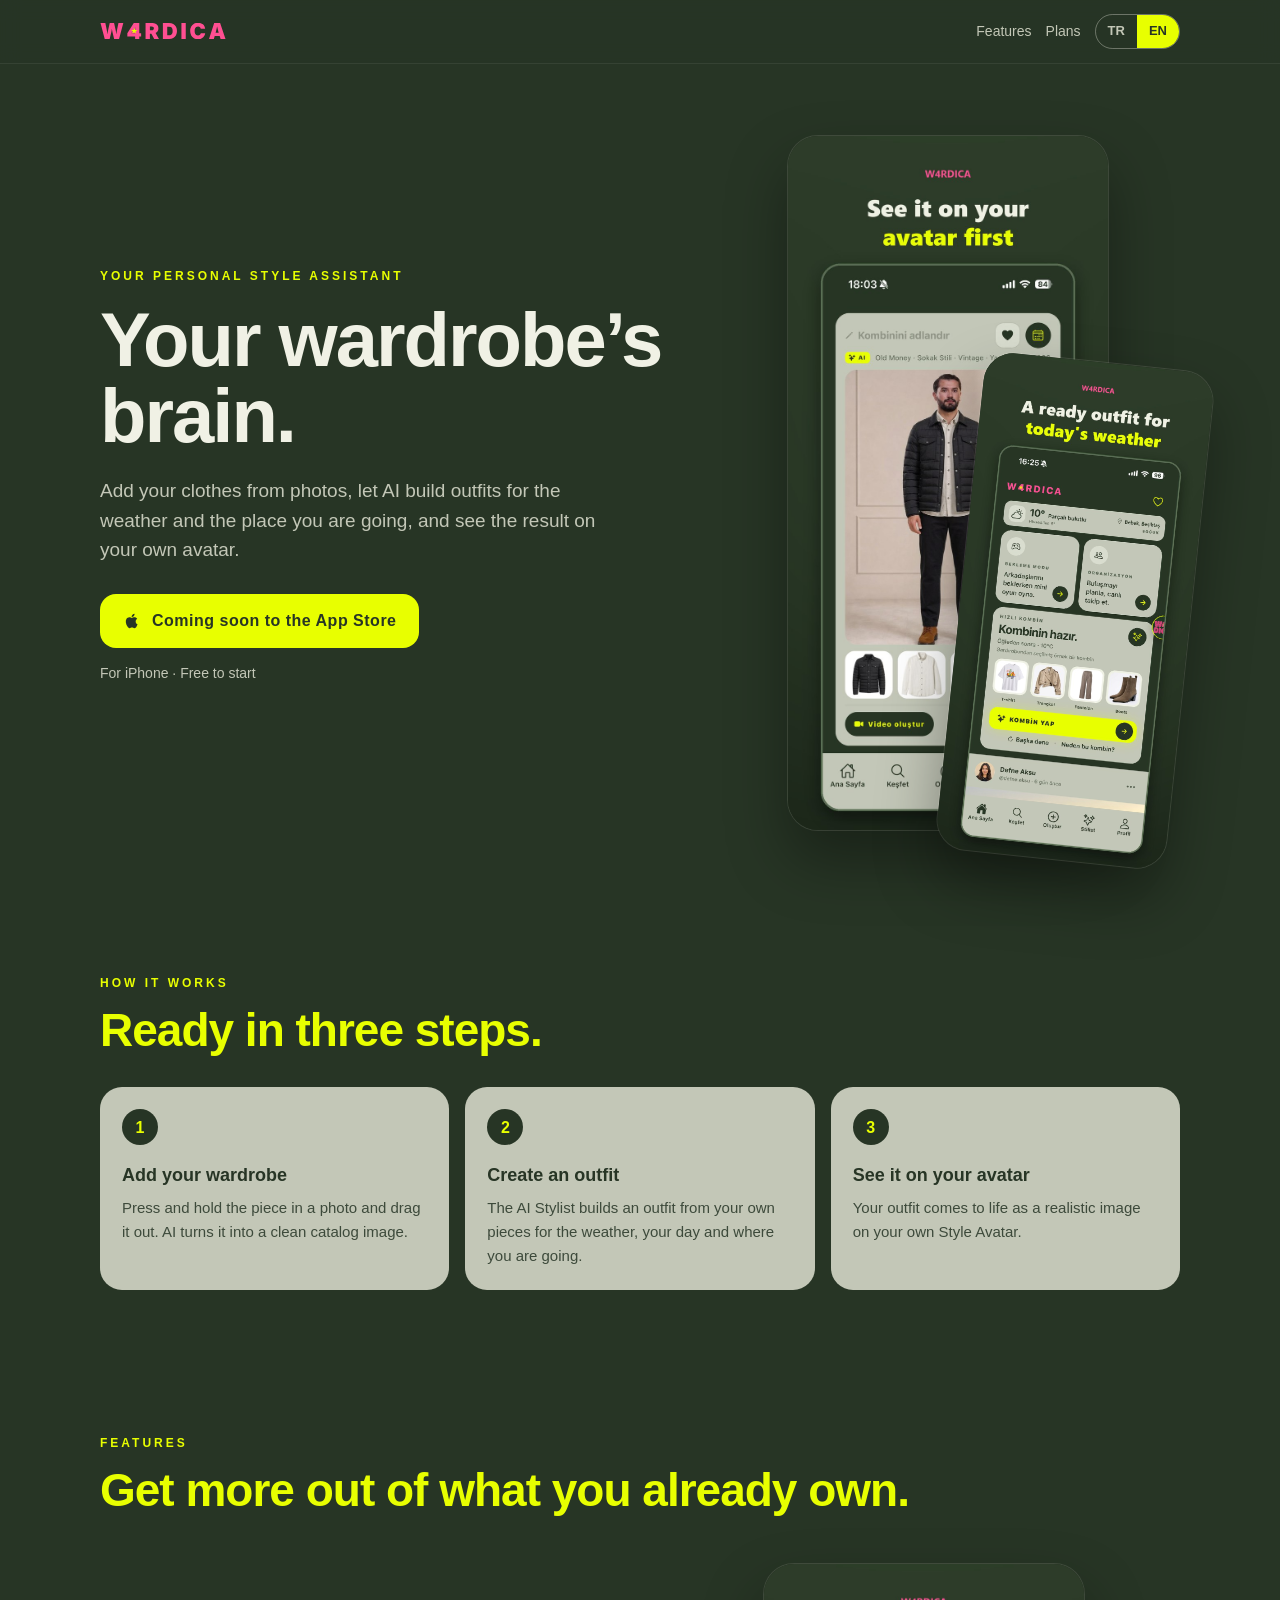
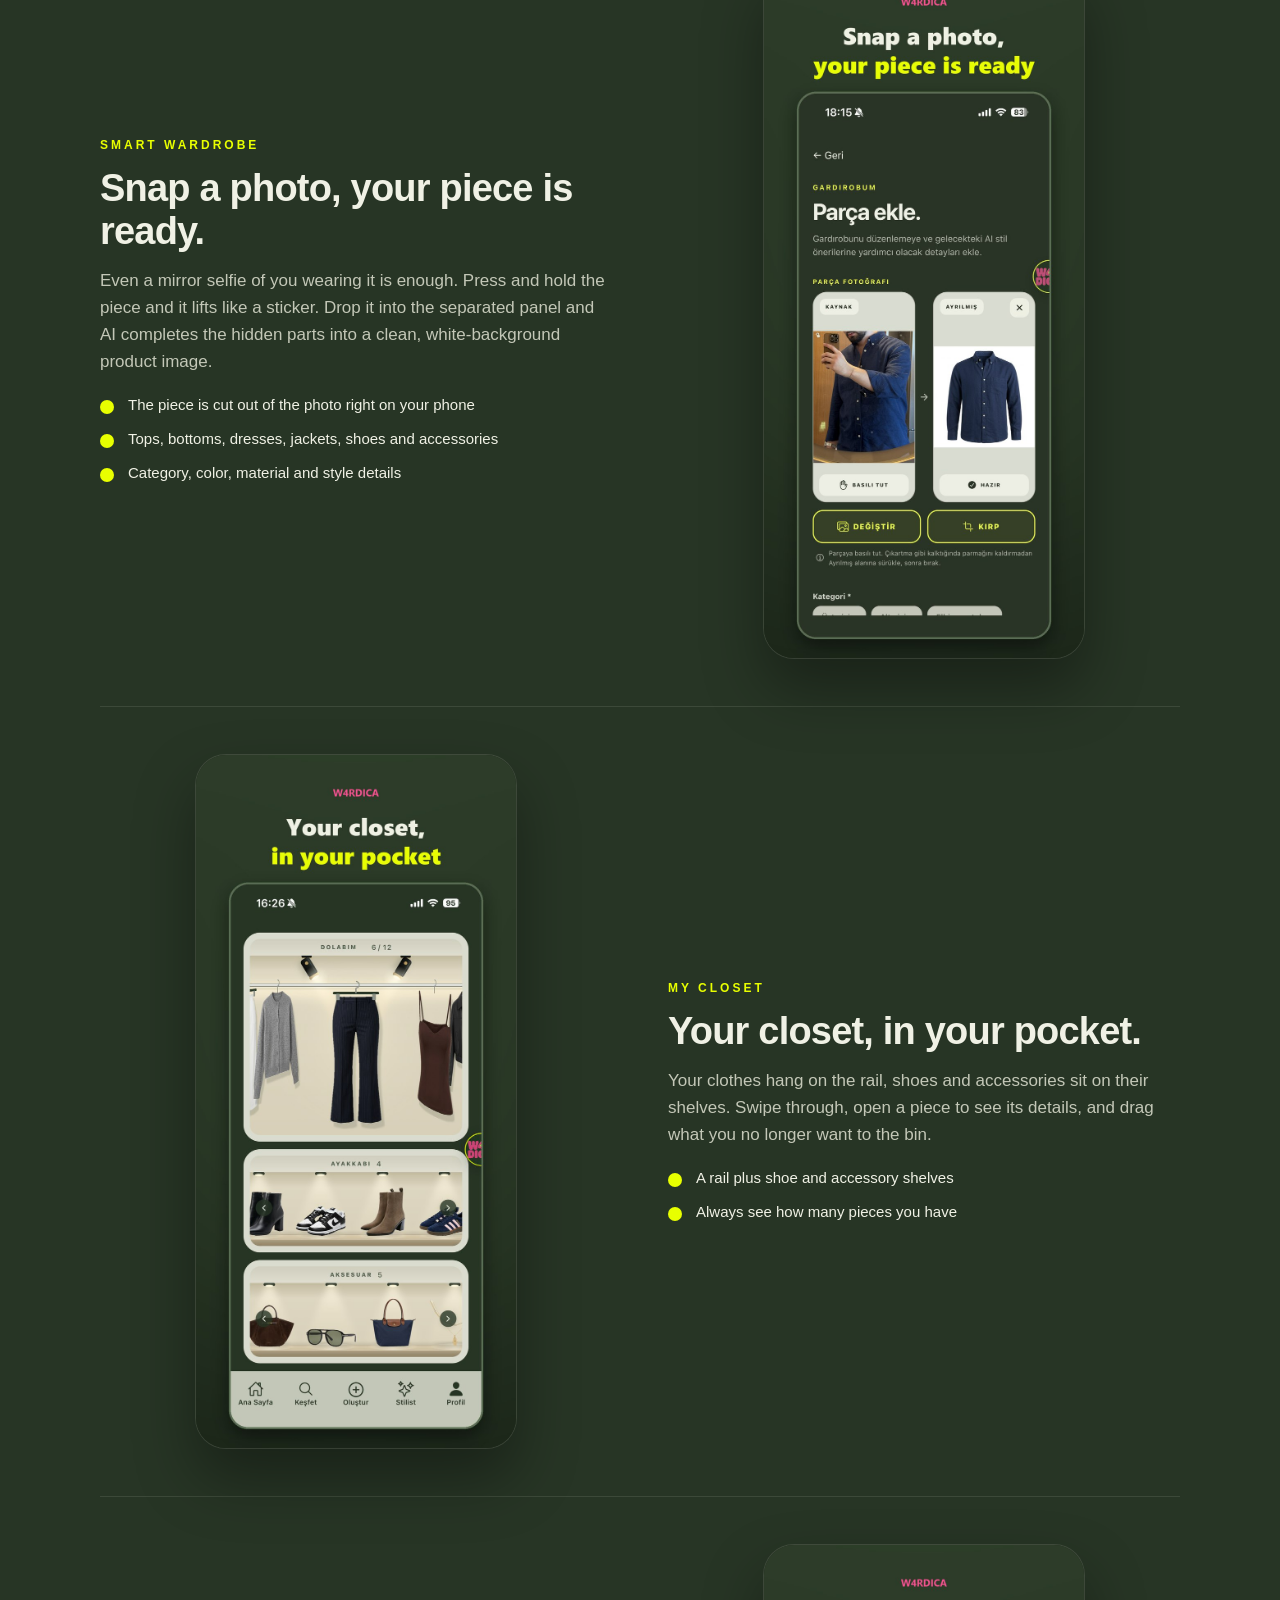
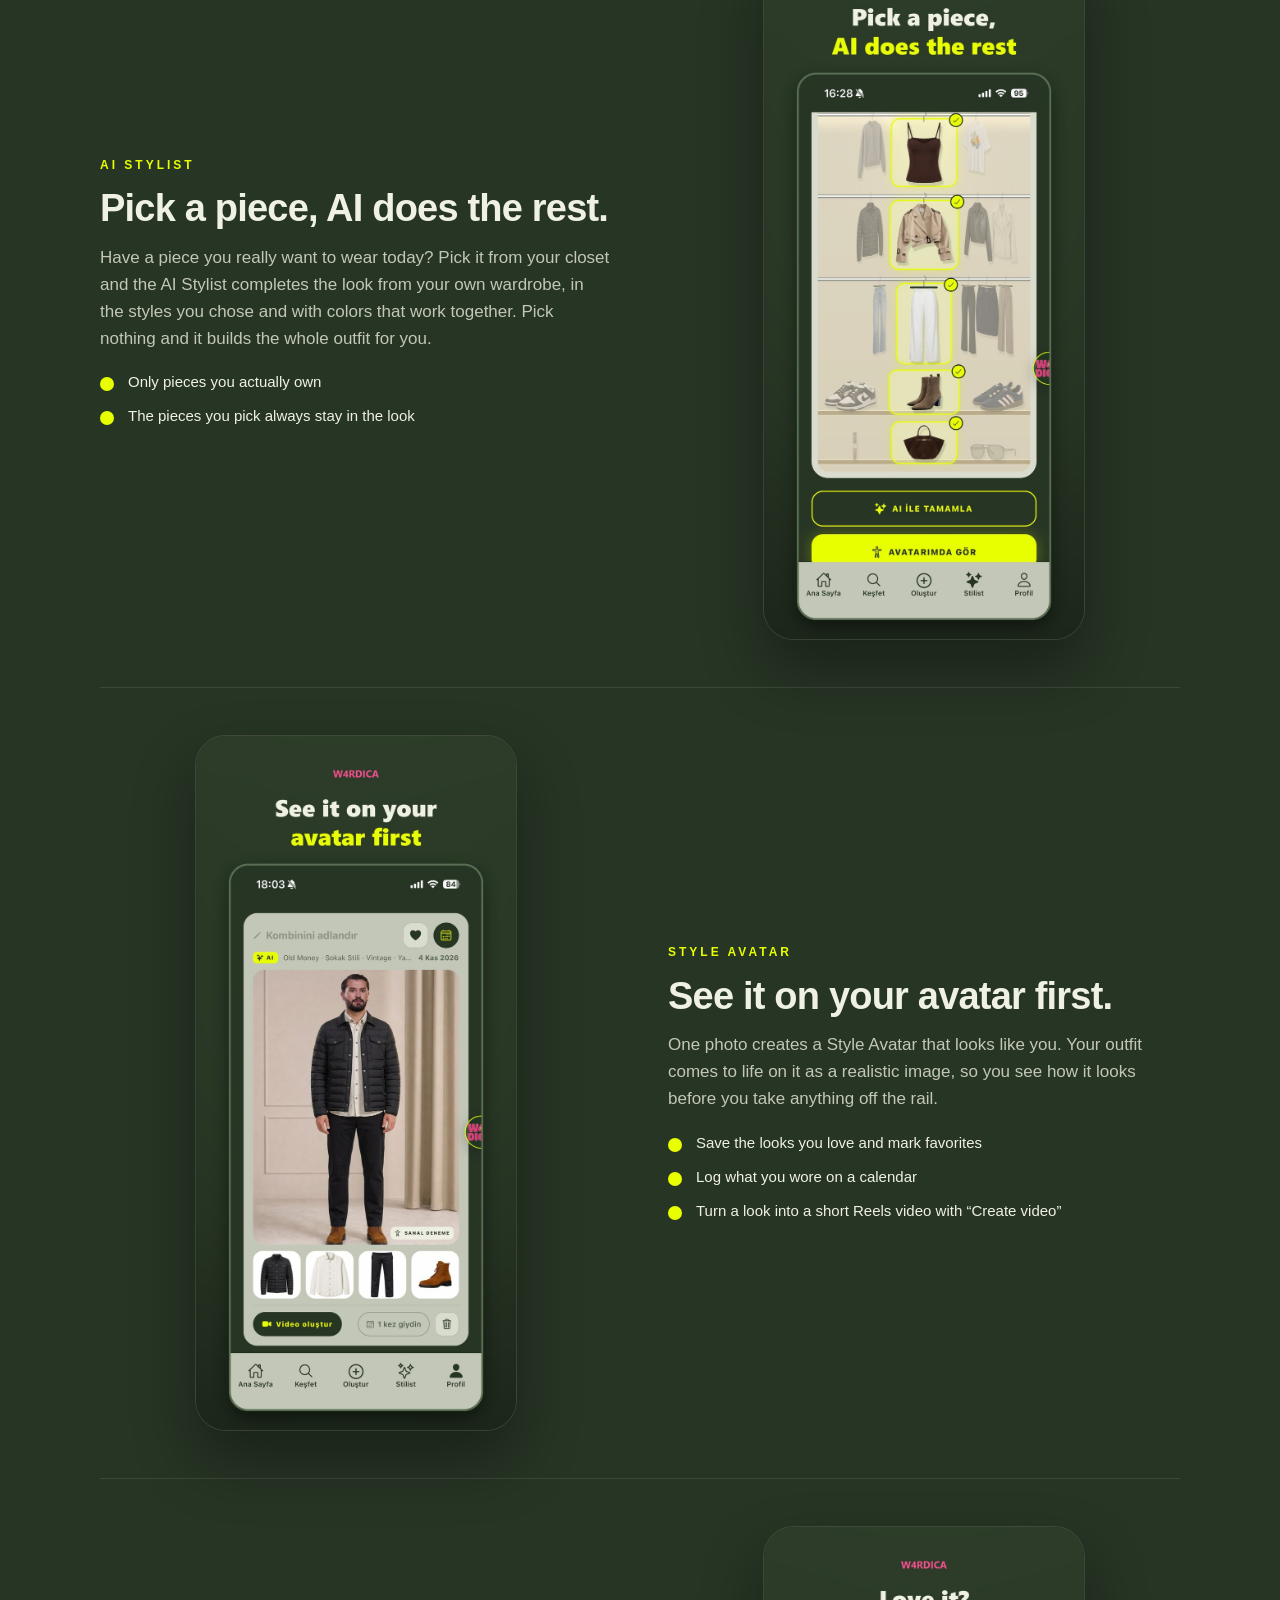
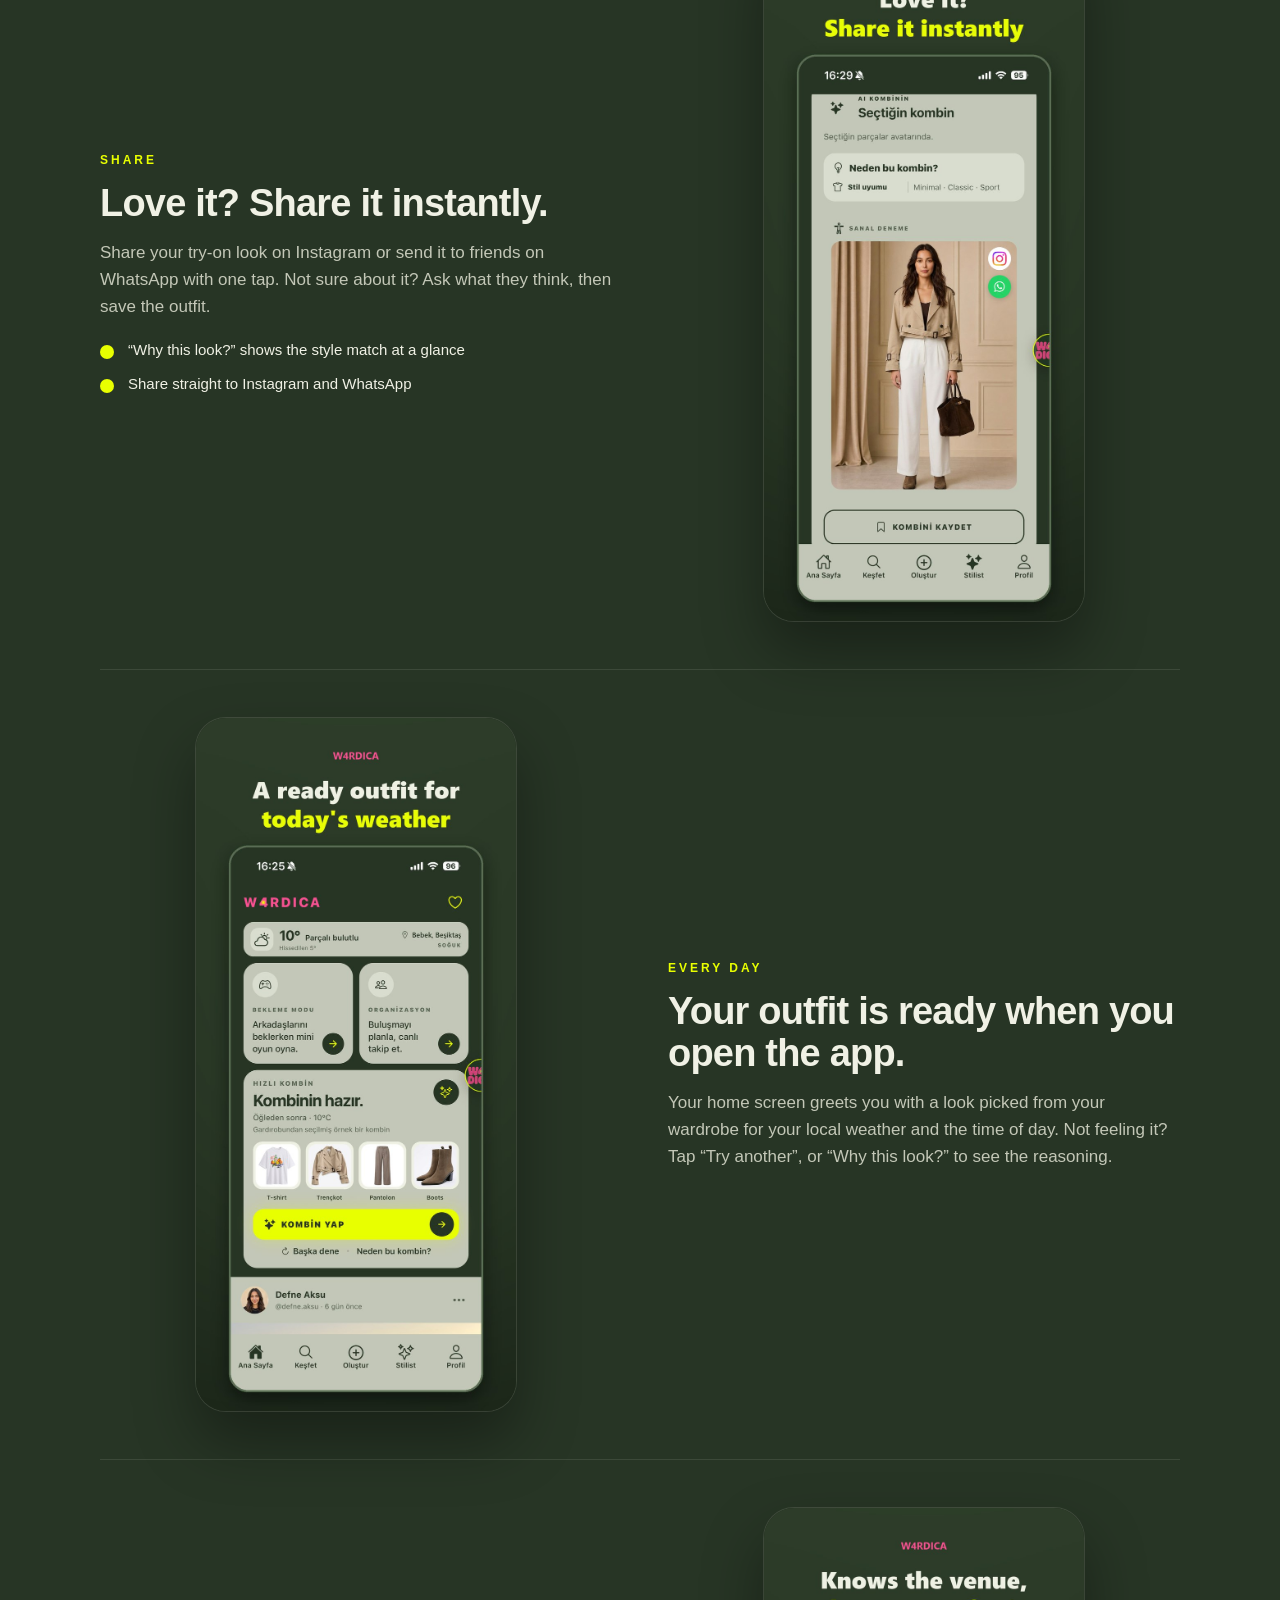
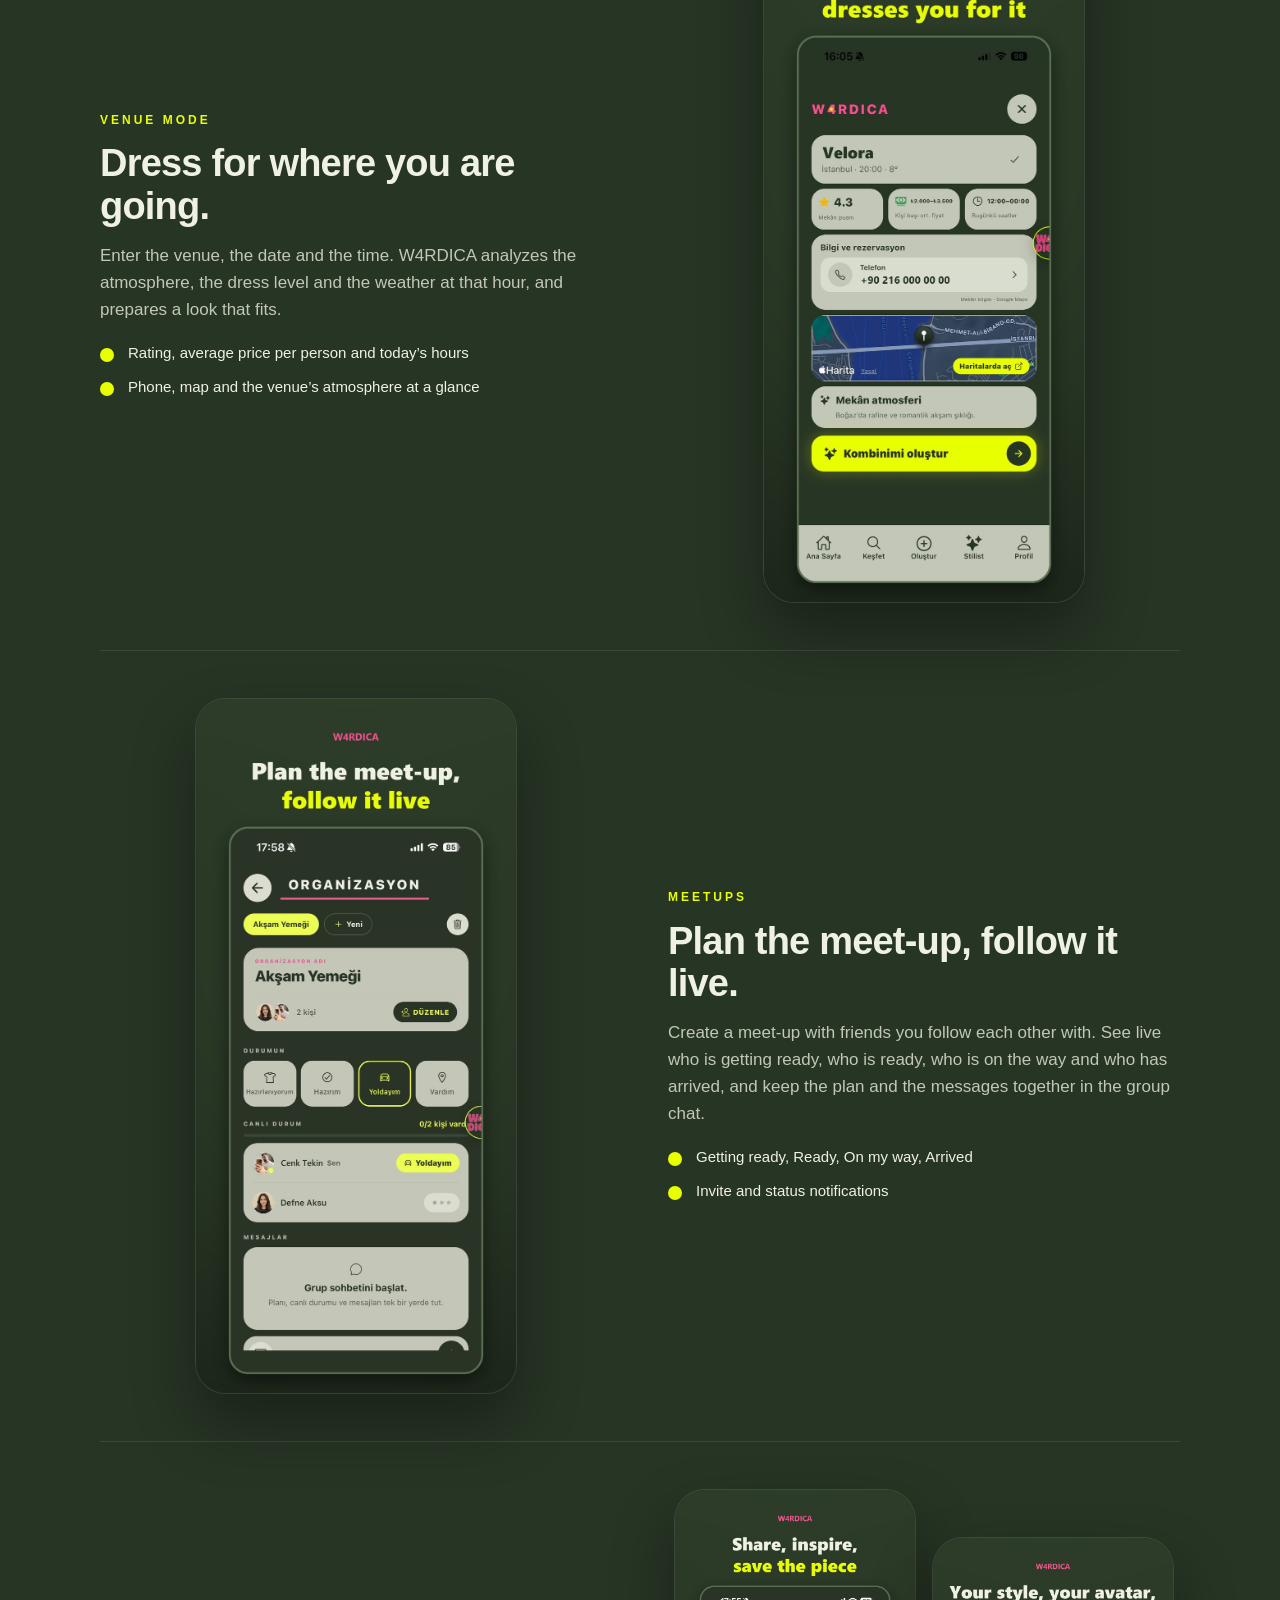
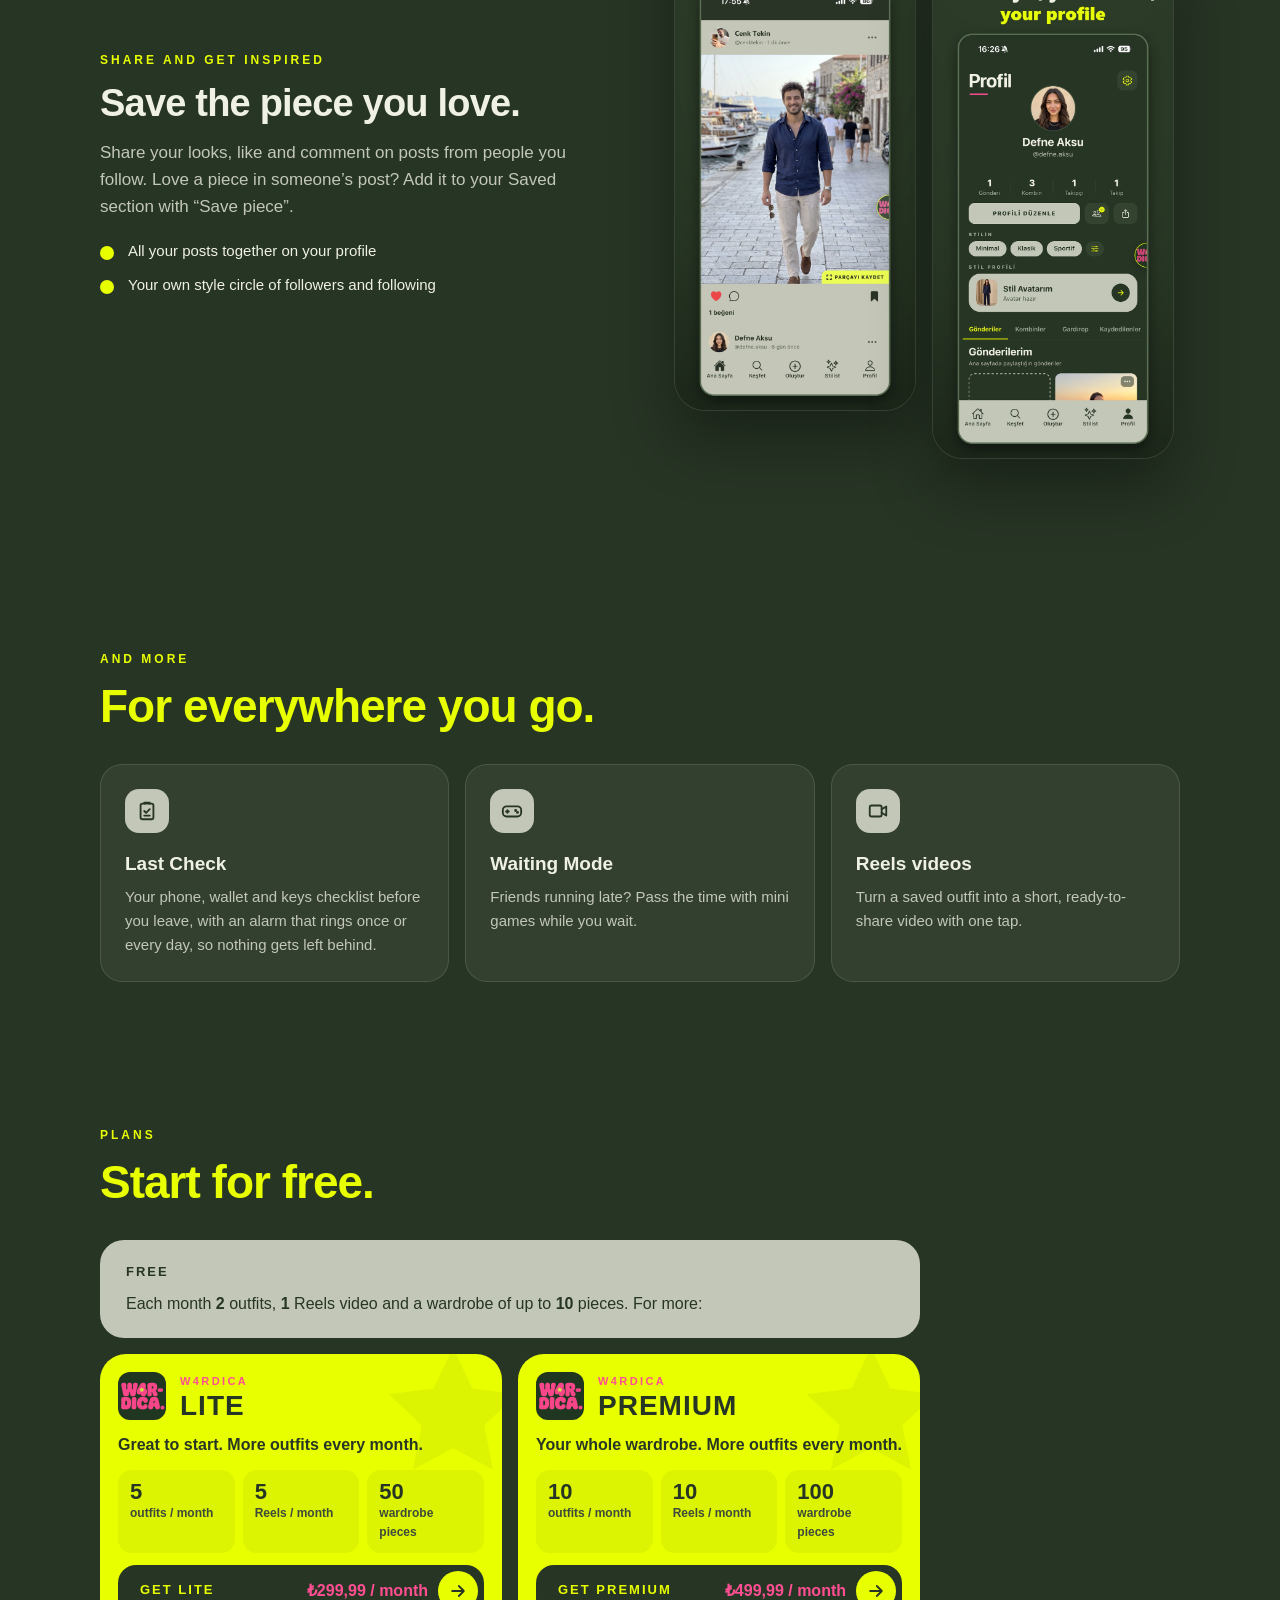
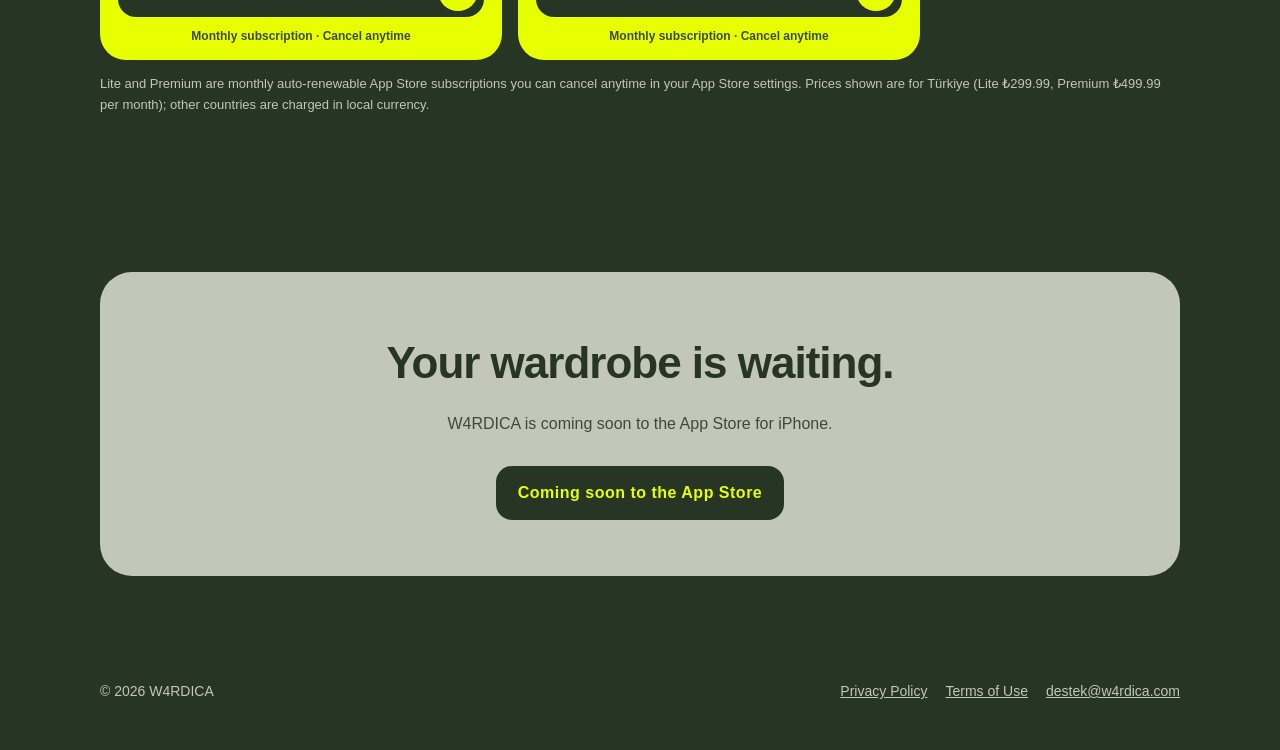
<file: index.html>
<!doctype html>
<html lang="tr" data-lang="tr">
  <head>
    <meta charset="utf-8" />
    <meta name="viewport" content="width=device-width, initial-scale=1" />
    <title>W4RDICA — Gardırobunun beyni</title>
    <meta
      name="description"
      content="W4RDICA: kıyafetlerini fotoğraftan ekle, yapay zekâ havaya ve gideceğin mekâna uygun kombinler hazırlasın, kombinini kendi avatarında gör."
    />
    <meta property="og:title" content="W4RDICA — Gardırobunun beyni" />
    <meta
      property="og:description"
      content="Gardırobunu dijitalleştir, yapay zekâ ile kombin oluştur, avatarında dene."
    />
    <meta property="og:type" content="website" />
    <meta property="og:url" content="https://w4rdica.com/" />
    <meta property="og:image" content="https://w4rdica.com/images/store/tr-01-outfit-avatar.jpg" />
    <meta name="theme-color" content="#273525" />
    <link rel="icon" href="/favicon.ico" sizes="48x48" />
    <link rel="icon" type="image/png" sizes="96x96" href="/images/icons/icon-96.png" />
    <link rel="icon" type="image/png" sizes="192x192" href="/images/icons/icon-192.png" />
    <link rel="apple-touch-icon" href="/apple-touch-icon.png" />
    <link rel="stylesheet" href="style.css?v=20261102" />
    <link rel="stylesheet" href="home.css?v=20261107" />
  </head>
  <body>
    <header class="site-header">
      <div class="inner">
        <a class="brand" href="./" aria-label="W4RDICA"><img class="brand-logo" src="images/w4rdica-wordmark.svg?v=20261102" alt="W4RDICA" width="118" height="15" /></a>
        <div class="header-actions">
          <a class="hide-mobile" href="#features">
            <span lang="tr">Özellikler</span><span lang="en">Features</span>
          </a>
          <a class="hide-mobile" href="#plans">
            <span lang="tr">Planlar</span><span lang="en">Plans</span>
          </a>
          <div class="lang-toggle" role="group" aria-label="Language">
            <button type="button" data-set-lang="tr" aria-pressed="true">TR</button>
            <button type="button" data-set-lang="en" aria-pressed="false">EN</button>
          </div>
        </div>
      </div>
    </header>

    <main>
      <!-- ================= HERO ================= -->
      <section class="section">
        <div class="hero-grid">
          <div>
            <div class="eyebrow">
              <span lang="tr">Kişisel stil asistanın</span>
              <span lang="en">Your personal style assistant</span>
            </div>

            <h1 class="hero-title">
              <span lang="tr">Gardırobunun beyni.</span>
              <span lang="en">Your wardrobe’s brain.</span>
            </h1>

            <p class="hero-lead" lang="tr">
              Kıyafetlerini fotoğraftan ekle, yapay zekâ havaya ve gideceğin
              mekâna uygun kombinler hazırlasın, sonucu kendi avatarında gör.
            </p>
            <p class="hero-lead" lang="en">
              Add your clothes from photos, let AI build outfits for the
              weather and the place you are going, and see the result on your
              own avatar.
            </p>

            <div class="coming-soon">
              <svg viewBox="0 0 24 24" fill="currentColor" aria-hidden="true">
                <path d="M16.37 12.5c-.02-2.2 1.8-3.26 1.88-3.31-1.03-1.5-2.62-1.7-3.18-1.73-1.35-.14-2.64.8-3.33.8-.69 0-1.74-.78-2.87-.76-1.47.02-2.83.86-3.59 2.17-1.54 2.66-.39 6.6 1.1 8.76.73 1.06 1.6 2.24 2.74 2.2 1.1-.05 1.52-.71 2.85-.71 1.33 0 1.7.71 2.87.69 1.18-.02 1.93-1.08 2.65-2.14.84-1.22 1.18-2.41 1.2-2.47-.03-.01-2.3-.88-2.32-3.5ZM14.2 6.03c.6-.73 1.01-1.75.9-2.77-.87.04-1.92.58-2.54 1.31-.56.64-1.05 1.68-.92 2.68.97.07 1.96-.49 2.56-1.22Z" />
              </svg>
              <span lang="tr">Yakında App Store’da</span>
              <span lang="en">Coming soon to the App Store</span>
            </div>

            <p class="hero-note" lang="tr">iPhone için · Ücretsiz başla</p>
            <p class="hero-note" lang="en">For iPhone · Free to start</p>
          </div>

          <div class="hero-phones">
            <div class="shot">
              <img lang="tr" src="images/store/tr-01-outfit-avatar.jpg?v=20261107" alt="W4RDICA: kombin, kendi Stil Avatarın üzerinde" width="780" height="1691" loading="eager" decoding="async" />
              <img lang="en" src="images/store/en-01-outfit-avatar.jpg?v=20261107" alt="W4RDICA: an outfit on your own Style Avatar" width="780" height="1691" loading="eager" decoding="async" />
            </div>
            <div class="shot">
              <img lang="tr" src="images/store/tr-09-home.jpg?v=20261107" alt="W4RDICA ana sayfa: havaya göre günün hazır kombini" width="780" height="1691" loading="lazy" decoding="async" />
              <img lang="en" src="images/store/en-09-home.jpg?v=20261107" alt="W4RDICA home: today's ready outfit for the weather" width="780" height="1691" loading="lazy" decoding="async" />
            </div>
          </div>
        </div>
      </section>

      <!-- ================= HOW IT WORKS ================= -->
      <section class="section">
        <div class="eyebrow">
          <span lang="tr">Nasıl çalışır?</span>
          <span lang="en">How it works</span>
        </div>
        <h2 class="section-title">
          <span lang="tr">Üç adımda hazırsın.</span>
          <span lang="en">Ready in three steps.</span>
        </h2>

        <div class="steps">
          <div class="step">
            <div class="step-number">1</div>
            <h3>
              <span lang="tr">Gardırobunu ekle</span>
              <span lang="en">Add your wardrobe</span>
            </h3>
            <p lang="tr">Fotoğraftaki parçaya basılı tut ve sürükle. Yapay zekâ onu temiz bir katalog görseline dönüştürür.</p>
            <p lang="en">Press and hold the piece in a photo and drag it out. AI turns it into a clean catalog image.</p>
          </div>
          <div class="step">
            <div class="step-number">2</div>
            <h3>
              <span lang="tr">Kombinini oluştur</span>
              <span lang="en">Create an outfit</span>
            </h3>
            <p lang="tr">AI Stilist, gardırobundaki parçalardan havaya, gününe ve gideceğin mekâna uygun bir kombin hazırlar.</p>
            <p lang="en">The AI Stylist builds an outfit from your own pieces for the weather, your day and where you are going.</p>
          </div>
          <div class="step">
            <div class="step-number">3</div>
            <h3>
              <span lang="tr">Avatarında gör</span>
              <span lang="en">See it on your avatar</span>
            </h3>
            <p lang="tr">Kombinin, kendi Stil Avatarın üzerinde gerçekçi bir görselle canlanır.</p>
            <p lang="en">Your outfit comes to life as a realistic image on your own Style Avatar.</p>
          </div>
        </div>
      </section>

      <!-- ================= FEATURES ================= -->
      <section class="section" id="features">
        <div class="eyebrow">
          <span lang="tr">Özellikler</span>
          <span lang="en">Features</span>
        </div>
        <h2 class="section-title">
          <span lang="tr">Dolabındakiler, hiç olmadığı kadar işe yarar.</span>
          <span lang="en">Get more out of what you already own.</span>
        </h2>

        <!-- Smart wardrobe: add item -->
        <div class="feature">
          <div>
            <div class="eyebrow">
              <span lang="tr">Akıllı gardırop</span>
              <span lang="en">Smart wardrobe</span>
            </div>
            <h3>
              <span lang="tr">Fotoğrafını çek, parçan hazır.</span>
              <span lang="en">Snap a photo, your piece is ready.</span>
            </h3>
            <p lang="tr">Kıyafetin üzerindeyken çektiğin bir ayna fotoğrafı bile yeterli. Parçaya basılı tut; çıkartma gibi kalkar. Ayrılmış alanına bırak, yapay zekâ görünmeyen kısımları tamamlayıp beyaz zeminli, düzgün bir ürün görseli hazırlasın.</p>
            <p lang="en">Even a mirror selfie of you wearing it is enough. Press and hold the piece and it lifts like a sticker. Drop it into the separated panel and AI completes the hidden parts into a clean, white-background product image.</p>
            <ul lang="tr">
              <li>Parçayı fotoğraftan ayırma doğrudan telefonunda yapılır</li>
              <li>Üst, alt, elbise, ceket, ayakkabı ve aksesuar</li>
              <li>Kategori, renk, malzeme ve stil bilgileri</li>
            </ul>
            <ul lang="en">
              <li>The piece is cut out of the photo right on your phone</li>
              <li>Tops, bottoms, dresses, jackets, shoes and accessories</li>
              <li>Category, color, material and style details</li>
            </ul>
          </div>
          <div class="feature-media">
            <div class="shot">
              <img lang="tr" src="images/store/tr-04-add-item.jpg?v=20261107" alt="Parça ekle: ayna fotoğrafından ayrılmış gömlek" width="780" height="1691" loading="lazy" decoding="async" />
              <img lang="en" src="images/store/en-04-add-item.jpg?v=20261107" alt="Add a piece: a shirt cut out of a mirror selfie" width="780" height="1691" loading="lazy" decoding="async" />
            </div>
          </div>
        </div>

        <!-- Closet rails -->
        <div class="feature reverse">
          <div>
            <div class="eyebrow">
              <span lang="tr">Dolabım</span>
              <span lang="en">My closet</span>
            </div>
            <h3>
              <span lang="tr">Dolabın, cebinde.</span>
              <span lang="en">Your closet, in your pocket.</span>
            </h3>
            <p lang="tr">Kıyafetlerin askıda, ayakkabıların ve aksesuarların rafta. Kaydırarak gez, parçayı açıp detaylarına bak; artık istemediğini çöpe sürükle.</p>
            <p lang="en">Your clothes hang on the rail, shoes and accessories sit on their shelves. Swipe through, open a piece to see its details, and drag what you no longer want to the bin.</p>
            <ul lang="tr">
              <li>Askı, ayakkabı ve aksesuar rafları</li>
              <li>Kaç parçan olduğunu her an gör</li>
            </ul>
            <ul lang="en">
              <li>A rail plus shoe and accessory shelves</li>
              <li>Always see how many pieces you have</li>
            </ul>
          </div>
          <div class="feature-media">
            <div class="shot">
              <img lang="tr" src="images/store/tr-05-wardrobe.jpg?v=20261107" alt="Dolabım: askıda kıyafetler, ayakkabı ve aksesuar rafları" width="780" height="1691" loading="lazy" decoding="async" />
              <img lang="en" src="images/store/en-05-wardrobe.jpg?v=20261107" alt="My closet: clothes on the rail, shoe and accessory shelves" width="780" height="1691" loading="lazy" decoding="async" />
            </div>
          </div>
        </div>

        <!-- AI Stylist: pick a piece -->
        <div class="feature">
          <div>
            <div class="eyebrow">
              <span lang="tr">AI Stilist</span>
              <span lang="en">AI Stylist</span>
            </div>
            <h3>
              <span lang="tr">Parçanı seç, gerisini AI tamamlasın.</span>
              <span lang="en">Pick a piece, AI does the rest.</span>
            </h3>
            <p lang="tr">Bugün mutlaka giymek istediğin bir parça mı var? Dolabından seç; AI Stilist eksik kalanları yine kendi gardırobundan, seçtiğin stillere ve renk uyumuna göre tamamlasın. Hiç seçim yapmazsan kombini baştan sona o kurar.</p>
            <p lang="en">Have a piece you really want to wear today? Pick it from your closet and the AI Stylist completes the look from your own wardrobe, in the styles you chose and with colors that work together. Pick nothing and it builds the whole outfit for you.</p>
            <ul lang="tr">
              <li>Yalnızca gerçekten sahip olduğun parçalar</li>
              <li>Seçtiğin parçalar her zaman kombinde kalır</li>
            </ul>
            <ul lang="en">
              <li>Only pieces you actually own</li>
              <li>The pieces you pick always stay in the look</li>
            </ul>
          </div>
          <div class="feature-media">
            <div class="shot">
              <img lang="tr" src="images/store/tr-03-stylist-pick.jpg?v=20261107" alt="AI Stilist: dolaptan seçilmiş parçalar ve AI ile tamamla" width="780" height="1691" loading="lazy" decoding="async" />
              <img lang="en" src="images/store/en-03-stylist-pick.jpg?v=20261107" alt="AI Stylist: pieces picked from the closet and Complete with AI" width="780" height="1691" loading="lazy" decoding="async" />
            </div>
          </div>
        </div>

        <!-- Style Avatar: the outfit card -->
        <div class="feature reverse">
          <div>
            <div class="eyebrow">
              <span lang="tr">Stil Avatarı</span>
              <span lang="en">Style Avatar</span>
            </div>
            <h3>
              <span lang="tr">Giymeden önce avatarında gör.</span>
              <span lang="en">See it on your avatar first.</span>
            </h3>
            <p lang="tr">Tek bir fotoğrafından sana benzeyen bir Stil Avatarı oluşur. Kombinin, avatarının üzerinde gerçekçi bir görselle canlanır; dolaptan bir şey çıkarmadan nasıl durduğunu görürsün.</p>
            <p lang="en">One photo creates a Style Avatar that looks like you. Your outfit comes to life on it as a realistic image, so you see how it looks before you take anything off the rail.</p>
            <ul lang="tr">
              <li>Beğendiğin kombinleri kaydet, favorilerine ekle</li>
              <li>Hangi gün ne giydiğini takvime işle</li>
              <li>“Video oluştur” ile kısa bir Reels videosu</li>
            </ul>
            <ul lang="en">
              <li>Save the looks you love and mark favorites</li>
              <li>Log what you wore on a calendar</li>
              <li>Turn a look into a short Reels video with “Create video”</li>
            </ul>
          </div>
          <div class="feature-media">
            <div class="shot">
              <img lang="tr" src="images/store/tr-01-outfit-avatar.jpg?v=20261107" alt="Kombin kartı: kombin avatar üzerinde, parçalar ve Video oluştur" width="780" height="1691" loading="lazy" decoding="async" />
              <img lang="en" src="images/store/en-01-outfit-avatar.jpg?v=20261107" alt="Outfit card: the look on the avatar, its pieces and Create video" width="780" height="1691" loading="lazy" decoding="async" />
            </div>
          </div>
        </div>

        <!-- Share the try-on -->
        <div class="feature">
          <div>
            <div class="eyebrow">
              <span lang="tr">Paylaş</span>
              <span lang="en">Share</span>
            </div>
            <h3>
              <span lang="tr">Beğendiğini hemen paylaş.</span>
              <span lang="en">Love it? Share it instantly.</span>
            </h3>
            <p lang="tr">Sanal denemedeki görünümünü tek dokunuşla Instagram’da paylaş ya da WhatsApp’tan arkadaşlarına gönder. Kararsız kaldığında fikirlerini sor, sonra kombini kaydet.</p>
            <p lang="en">Share your try-on look on Instagram or send it to friends on WhatsApp with one tap. Not sure about it? Ask what they think, then save the outfit.</p>
            <ul lang="tr">
              <li>“Neden bu kombin?” ile stil uyumu tek bakışta</li>
              <li>Instagram ve WhatsApp’a doğrudan paylaşım</li>
            </ul>
            <ul lang="en">
              <li>“Why this look?” shows the style match at a glance</li>
              <li>Share straight to Instagram and WhatsApp</li>
            </ul>
          </div>
          <div class="feature-media">
            <div class="shot">
              <img lang="tr" src="images/store/tr-06-share.jpg?v=20261107" alt="Sanal deneme: Instagram ve WhatsApp paylaşım düğmeleri" width="780" height="1691" loading="lazy" decoding="async" />
              <img lang="en" src="images/store/en-06-share.jpg?v=20261107" alt="Try-on: Instagram and WhatsApp share buttons" width="780" height="1691" loading="lazy" decoding="async" />
            </div>
          </div>
        </div>

        <!-- Daily ready look -->
        <div class="feature reverse">
          <div>
            <div class="eyebrow">
              <span lang="tr">Her gün</span>
              <span lang="en">Every day</span>
            </div>
            <h3>
              <span lang="tr">Uygulamayı açtığında kombinin hazır.</span>
              <span lang="en">Your outfit is ready when you open the app.</span>
            </h3>
            <p lang="tr">Ana sayfada bulunduğun yerin hava durumuna ve günün saatine göre gardırobundan seçilmiş bir kombin seni bekler. Beğenmezsen “Başka dene”, neden seçildiğini merak edersen “Neden bu kombin?”.</p>
            <p lang="en">Your home screen greets you with a look picked from your wardrobe for your local weather and the time of day. Not feeling it? Tap “Try another”, or “Why this look?” to see the reasoning.</p>
          </div>
          <div class="feature-media">
            <div class="shot">
              <img lang="tr" src="images/store/tr-09-home.jpg?v=20261107" alt="Ana sayfa: hava durumu ve günün hazır kombini" width="780" height="1691" loading="lazy" decoding="async" />
              <img lang="en" src="images/store/en-09-home.jpg?v=20261107" alt="Home: the weather and today’s ready outfit" width="780" height="1691" loading="lazy" decoding="async" />
            </div>
          </div>
        </div>

        <!-- Venue mode -->
        <div class="feature">
          <div>
            <div class="eyebrow">
              <span lang="tr">Mekân Modu</span>
              <span lang="en">Venue Mode</span>
            </div>
            <h3>
              <span lang="tr">Gideceğin yere göre giyin.</span>
              <span lang="en">Dress for where you are going.</span>
            </h3>
            <p lang="tr">Mekânın adını, tarihi ve saati yaz. W4RDICA mekânın atmosferini, şıklık seviyesini ve o saatteki havayı analiz edip ortama uygun kombinini hazırlar.</p>
            <p lang="en">Enter the venue, the date and the time. W4RDICA analyzes the atmosphere, the dress level and the weather at that hour, and prepares a look that fits.</p>
            <ul lang="tr">
              <li>Puan, kişi başı fiyat ve o günkü çalışma saatleri</li>
              <li>Telefon, harita ve mekânın atmosferi tek bakışta</li>
            </ul>
            <ul lang="en">
              <li>Rating, average price per person and today’s hours</li>
              <li>Phone, map and the venue’s atmosphere at a glance</li>
            </ul>
          </div>
          <div class="feature-media">
            <div class="shot">
              <img lang="tr" src="images/store/tr-02-venue.jpg?v=20261107" alt="Mekân Modu: mekân bilgileri ve Kombinimi oluştur" width="780" height="1691" loading="lazy" decoding="async" />
              <img lang="en" src="images/store/en-02-venue.jpg?v=20261107" alt="Venue Mode: venue details and Create my outfit" width="780" height="1691" loading="lazy" decoding="async" />
            </div>
          </div>
        </div>

        <!-- Meetups -->
        <div class="feature reverse">
          <div>
            <div class="eyebrow">
              <span lang="tr">Organizasyon</span>
              <span lang="en">Meetups</span>
            </div>
            <h3>
              <span lang="tr">Buluşmayı planla, canlı takip et.</span>
              <span lang="en">Plan the meet-up, follow it live.</span>
            </h3>
            <p lang="tr">Karşılıklı takipleştiğin arkadaşlarınla bir buluşma oluştur. Kim hazırlanıyor, kim hazır, kim yolda, kim vardı; hepsini canlı gör. Planı ve mesajları grup sohbetinde tek yerde tut.</p>
            <p lang="en">Create a meet-up with friends you follow each other with. See live who is getting ready, who is ready, who is on the way and who has arrived, and keep the plan and the messages together in the group chat.</p>
            <ul lang="tr">
              <li>Hazırlanıyorum, Hazırım, Yoldayım, Vardım</li>
              <li>Davet ve durum bildirimleri</li>
            </ul>
            <ul lang="en">
              <li>Getting ready, Ready, On my way, Arrived</li>
              <li>Invite and status notifications</li>
            </ul>
          </div>
          <div class="feature-media">
            <div class="shot">
              <img lang="tr" src="images/store/tr-07-meetup.jpg?v=20261107" alt="Organizasyon: canlı durumlar ve grup sohbeti" width="780" height="1691" loading="lazy" decoding="async" />
              <img lang="en" src="images/store/en-07-meetup.jpg?v=20261107" alt="Meetups: live statuses and the group chat" width="780" height="1691" loading="lazy" decoding="async" />
            </div>
          </div>
        </div>

        <!-- Social: posts, save a piece -->
        <div class="feature">
          <div>
            <div class="eyebrow">
              <span lang="tr">Paylaş, ilham al</span>
              <span lang="en">Share and get inspired</span>
            </div>
            <h3>
              <span lang="tr">Beğendiğin parçayı kaydet.</span>
              <span lang="en">Save the piece you love.</span>
            </h3>
            <p lang="tr">Kombinlerini paylaş, takip ettiklerinin gönderilerini beğen ve yorum yap. Bir gönderideki parçayı beğendiysen “Parçayı kaydet” ile Kaydedilenler’ine ekle.</p>
            <p lang="en">Share your looks, like and comment on posts from people you follow. Love a piece in someone’s post? Add it to your Saved section with “Save piece”.</p>
            <ul lang="tr">
              <li>Gönderilerin profilinde bir arada</li>
              <li>Takip ve takipçilerle kendi stil çevren</li>
            </ul>
            <ul lang="en">
              <li>All your posts together on your profile</li>
              <li>Your own style circle of followers and following</li>
            </ul>
          </div>
          <div class="feature-media phone-pair">
            <div class="shot">
              <img lang="tr" src="images/store/tr-08-feed.jpg?v=20261107" alt="Gönderi ve Parçayı kaydet düğmesi" width="780" height="1691" loading="lazy" decoding="async" />
              <img lang="en" src="images/store/en-08-feed.jpg?v=20261107" alt="A post and the Save piece button" width="780" height="1691" loading="lazy" decoding="async" />
            </div>
            <div class="shot">
              <img lang="tr" src="images/store/tr-10-profile.jpg?v=20261107" alt="Profil: stil, Stil Avatarı ve gönderiler" width="780" height="1691" loading="lazy" decoding="async" />
              <img lang="en" src="images/store/en-10-profile.jpg?v=20261107" alt="Profile: styles, Style Avatar and posts" width="780" height="1691" loading="lazy" decoding="async" />
            </div>
          </div>
        </div>
      </section>

      <!-- ================= MORE FEATURES ================= -->
      <section class="section">
        <div class="eyebrow">
          <span lang="tr">Dahası</span>
          <span lang="en">And more</span>
        </div>
        <h2 class="section-title">
          <span lang="tr">Gittiğin her yer için.</span>
          <span lang="en">For everywhere you go.</span>
        </h2>

        <div class="more-grid">
          <div class="more-card">
            <div class="more-icon">
              <svg viewBox="0 0 24 24" fill="none" stroke="currentColor" stroke-width="2" stroke-linecap="round" stroke-linejoin="round" aria-hidden="true"><rect x="5" y="4" width="14" height="17" rx="2" /><path d="M9 4V3h6v1" /><path d="m9 12 2 2 4-4" /><path d="M9 17h6" /></svg>
            </div>
            <h3><span lang="tr">Son Kontrol</span><span lang="en">Last Check</span></h3>
            <p lang="tr">Kapıdan çıkmadan önce telefon, cüzdan, anahtar listen hazır. İstersen bir kez, istersen her gün çalan alarmınla hiçbir şeyi unutma.</p>
            <p lang="en">Your phone, wallet and keys checklist before you leave, with an alarm that rings once or every day, so nothing gets left behind.</p>
          </div>

          <div class="more-card">
            <div class="more-icon">
              <svg viewBox="0 0 24 24" fill="none" stroke="currentColor" stroke-width="2" stroke-linecap="round" stroke-linejoin="round" aria-hidden="true"><rect x="2" y="7" width="20" height="11" rx="4" /><path d="M7 11v3" /><path d="M5.5 12.5h3" /><circle cx="16" cy="11.5" r="0.6" fill="currentColor" /><circle cx="18" cy="13.5" r="0.6" fill="currentColor" /></svg>
            </div>
            <h3><span lang="tr">Bekleme Modu</span><span lang="en">Waiting Mode</span></h3>
            <p lang="tr">Arkadaşların gecikti mi? Onları beklerken mini oyunlarla vakit geçir.</p>
            <p lang="en">Friends running late? Pass the time with mini games while you wait.</p>
          </div>

          <div class="more-card">
            <div class="more-icon">
              <svg viewBox="0 0 24 24" fill="none" stroke="currentColor" stroke-width="2" stroke-linecap="round" stroke-linejoin="round" aria-hidden="true"><rect x="3" y="6" width="13" height="12" rx="2" /><path d="m16 10 5-3v10l-5-3" /></svg>
            </div>
            <h3><span lang="tr">Reels videoları</span><span lang="en">Reels videos</span></h3>
            <p lang="tr">Kaydettiğin bir kombini tek dokunuşla paylaşmaya hazır kısa bir videoya dönüştür.</p>
            <p lang="en">Turn a saved outfit into a short, ready-to-share video with one tap.</p>
          </div>
        </div>
      </section>

      <!-- ================= PLANS ================= -->
      <section class="section" id="plans">
        <div class="eyebrow">
          <span lang="tr">Planlar</span>
          <span lang="en">Plans</span>
        </div>
        <h2 class="section-title">
          <span lang="tr">Ücretsiz başla.</span>
          <span lang="en">Start for free.</span>
        </h2>

        <div class="free-plan">
          <div class="plan-name"><span lang="tr">ÜCRETSİZ</span><span lang="en">FREE</span></div>
          <p lang="tr">Her ay <strong>2</strong> kombin, <strong>1</strong> Reels videosu ve <strong>10</strong> parçalık gardırop. Daha fazlası için:</p>
          <p lang="en">Each month <strong>2</strong> outfits, <strong>1</strong> Reels video and a wardrobe of up to <strong>10</strong> pieces. For more:</p>
        </div>

        <div class="plan-cards">
          <div class="app-plan">
            <svg class="app-plan-star" viewBox="0 0 24 24" aria-hidden="true"><path d="M12 1.8l3.1 6.6 7.2.9-5.3 5 1.4 7.1L12 17.9l-6.4 3.5 1.4-7.1-5.3-5 7.2-.9z" /></svg>
            <div class="app-plan-head">
              <img src="images/app-icon.png?v=20261102" alt="" width="48" height="48" />
              <div>
                <div class="app-plan-brand">W4RDICA</div>
                <div class="app-plan-name">LITE</div>
              </div>
            </div>
            <p class="app-plan-pitch" lang="tr">Başlamak için ideal. Her ay daha fazla kombin.</p>
            <p class="app-plan-pitch" lang="en">Great to start. More outfits every month.</p>
            <div class="app-plan-stats">
              <div><strong>5</strong><span lang="tr">aylık kombin</span><span lang="en">outfits / month</span></div>
              <div><strong>5</strong><span lang="tr">aylık Reels</span><span lang="en">Reels / month</span></div>
              <div><strong>50</strong><span lang="tr">parçalık gardırop</span><span lang="en">wardrobe pieces</span></div>
            </div>
            <div class="app-plan-cta">
              <span class="app-plan-cta-label"><span lang="tr">LITE'A GEÇ</span><span lang="en">GET LITE</span></span>
              <span class="app-plan-price">₺299,99 <span lang="tr">/ ay</span><span lang="en">/ month</span></span>
              <span class="app-plan-arrow" aria-hidden="true"><svg viewBox="0 0 24 24"><path d="M5 12h14M13 6l6 6-6 6" /></svg></span>
            </div>
            <p class="app-plan-note"><span lang="tr">Aylık abonelik · İstediğin zaman iptal et</span><span lang="en">Monthly subscription · Cancel anytime</span></p>
          </div>
          <div class="app-plan">
            <svg class="app-plan-star" viewBox="0 0 24 24" aria-hidden="true"><path d="M12 1.8l3.1 6.6 7.2.9-5.3 5 1.4 7.1L12 17.9l-6.4 3.5 1.4-7.1-5.3-5 7.2-.9z" /></svg>
            <div class="app-plan-head">
              <img src="images/app-icon.png?v=20261102" alt="" width="48" height="48" />
              <div>
                <div class="app-plan-brand">W4RDICA</div>
                <div class="app-plan-name">PREMIUM</div>
              </div>
            </div>
            <p class="app-plan-pitch" lang="tr">Gardırobunun tamamı. Her ay daha fazla kombin.</p>
            <p class="app-plan-pitch" lang="en">Your whole wardrobe. More outfits every month.</p>
            <div class="app-plan-stats">
              <div><strong>10</strong><span lang="tr">aylık kombin</span><span lang="en">outfits / month</span></div>
              <div><strong>10</strong><span lang="tr">aylık Reels</span><span lang="en">Reels / month</span></div>
              <div><strong>100</strong><span lang="tr">parçalık gardırop</span><span lang="en">wardrobe pieces</span></div>
            </div>
            <div class="app-plan-cta">
              <span class="app-plan-cta-label"><span lang="tr">PREMIUM'A GEÇ</span><span lang="en">GET PREMIUM</span></span>
              <span class="app-plan-price">₺499,99 <span lang="tr">/ ay</span><span lang="en">/ month</span></span>
              <span class="app-plan-arrow" aria-hidden="true"><svg viewBox="0 0 24 24"><path d="M5 12h14M13 6l6 6-6 6" /></svg></span>
            </div>
            <p class="app-plan-note"><span lang="tr">Aylık abonelik · İstediğin zaman iptal et</span><span lang="en">Monthly subscription · Cancel anytime</span></p>
          </div>
        </div>

        <p class="plans-note" lang="tr">Lite ve Premium, App Store üzerinden aylık otomatik yenilenen aboneliklerdir; istediğin zaman App Store ayarlarından iptal edebilirsin. Fiyatlar Türkiye içindir; diğer ülkelerde fiyat yerel para birimine göre değişir.</p>
        <p class="plans-note" lang="en">Lite and Premium are monthly auto-renewable App Store subscriptions you can cancel anytime in your App Store settings. Prices shown are for Türkiye (Lite ₺299.99, Premium ₺499.99 per month); other countries are charged in local currency.</p>
      </section>

      <!-- ================= FINAL CTA ================= -->
      <section class="section">
        <div class="final-cta">
          <h2>
            <span lang="tr">Gardırobun seni bekliyor.</span>
            <span lang="en">Your wardrobe is waiting.</span>
          </h2>
          <p lang="tr">W4RDICA çok yakında iPhone için App Store’da.</p>
          <p lang="en">W4RDICA is coming soon to the App Store for iPhone.</p>
          <div class="coming-soon">
            <span lang="tr">Yakında App Store’da</span>
            <span lang="en">Coming soon to the App Store</span>
          </div>
        </div>
      </section>
    </main>

    <footer class="site-footer">
      <div>© 2026 W4RDICA</div>
      <nav>
        <a href="privacy.html">
          <span lang="tr">Gizlilik Politikası</span><span lang="en">Privacy Policy</span>
        </a>
        <a href="terms.html">
          <span lang="tr">Kullanım Koşulları</span><span lang="en">Terms of Use</span>
        </a>
        <a href="mailto:destek@w4rdica.com">destek@w4rdica.com</a>
      </nav>
    </footer>

    <script>
      (function () {
        var root = document.documentElement;
        var buttons = document.querySelectorAll('[data-set-lang]');

        function setLang(lang) {
          root.setAttribute('data-lang', lang);
          root.setAttribute('lang', lang);
          buttons.forEach(function (button) {
            button.setAttribute(
              'aria-pressed',
              String(button.getAttribute('data-set-lang') === lang)
            );
          });
          try {
            localStorage.setItem('w4rdica-lang', lang);
          } catch (error) {}
        }

        var saved = null;
        try {
          saved = localStorage.getItem('w4rdica-lang');
        } catch (error) {}

        var browser = (navigator.language || 'tr').toLowerCase();
        setLang(saved || (browser.indexOf('tr') === 0 ? 'tr' : 'en'));

        buttons.forEach(function (button) {
          button.addEventListener('click', function () {
            setLang(button.getAttribute('data-set-lang'));
          });
        });
      })();
    </script>
  </body>
</html>
</file>
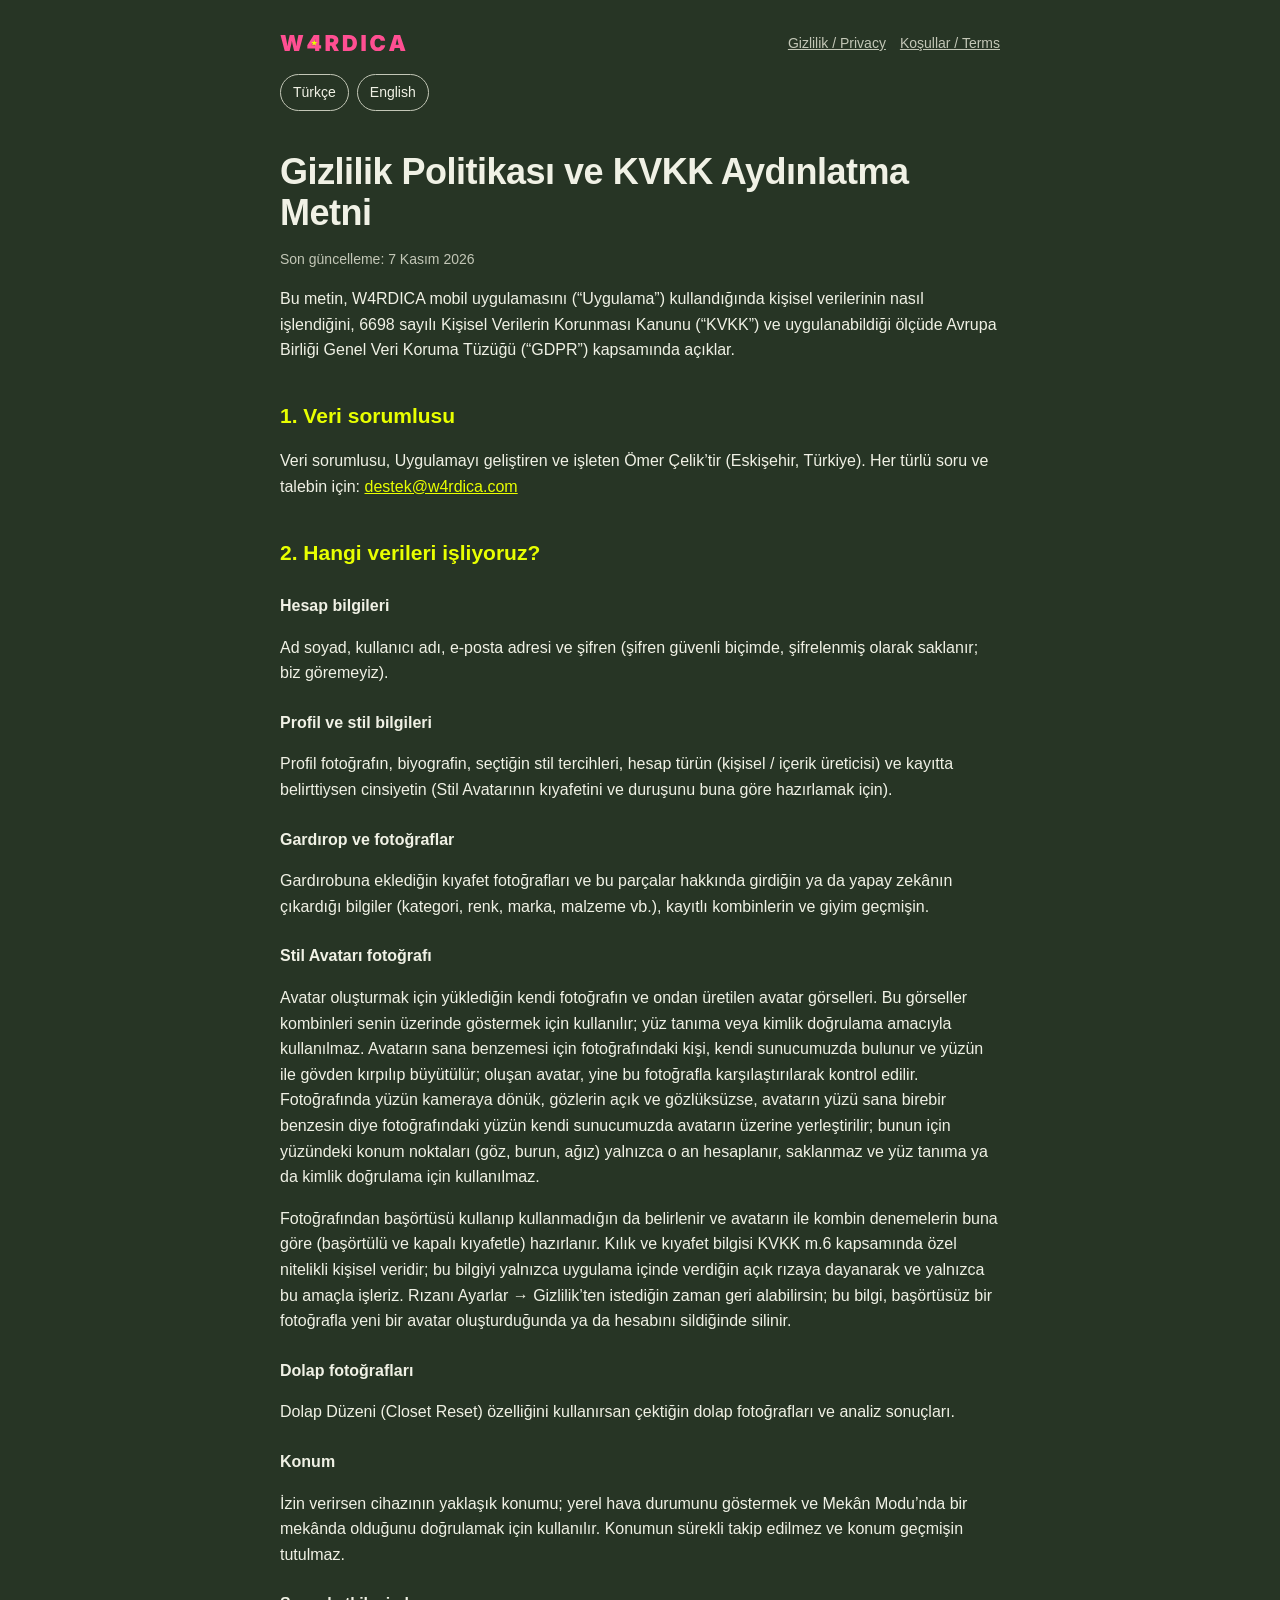
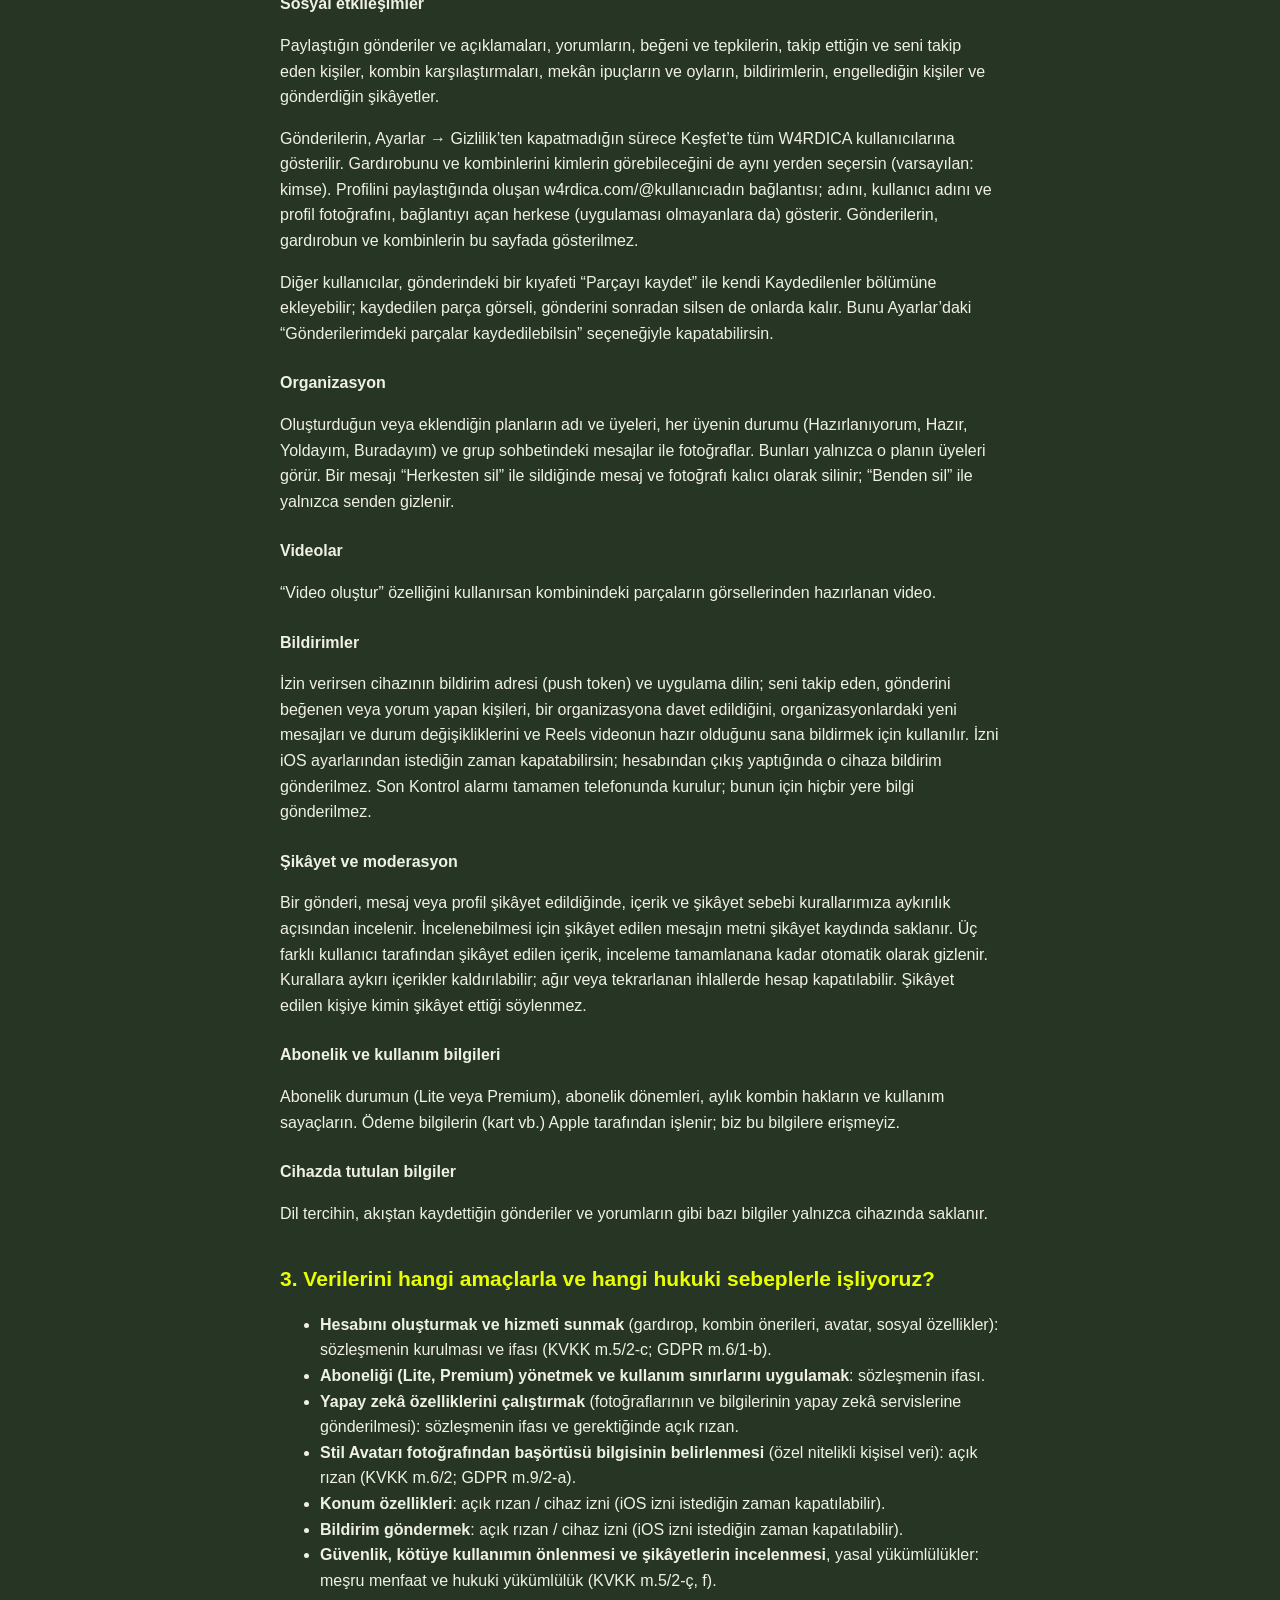
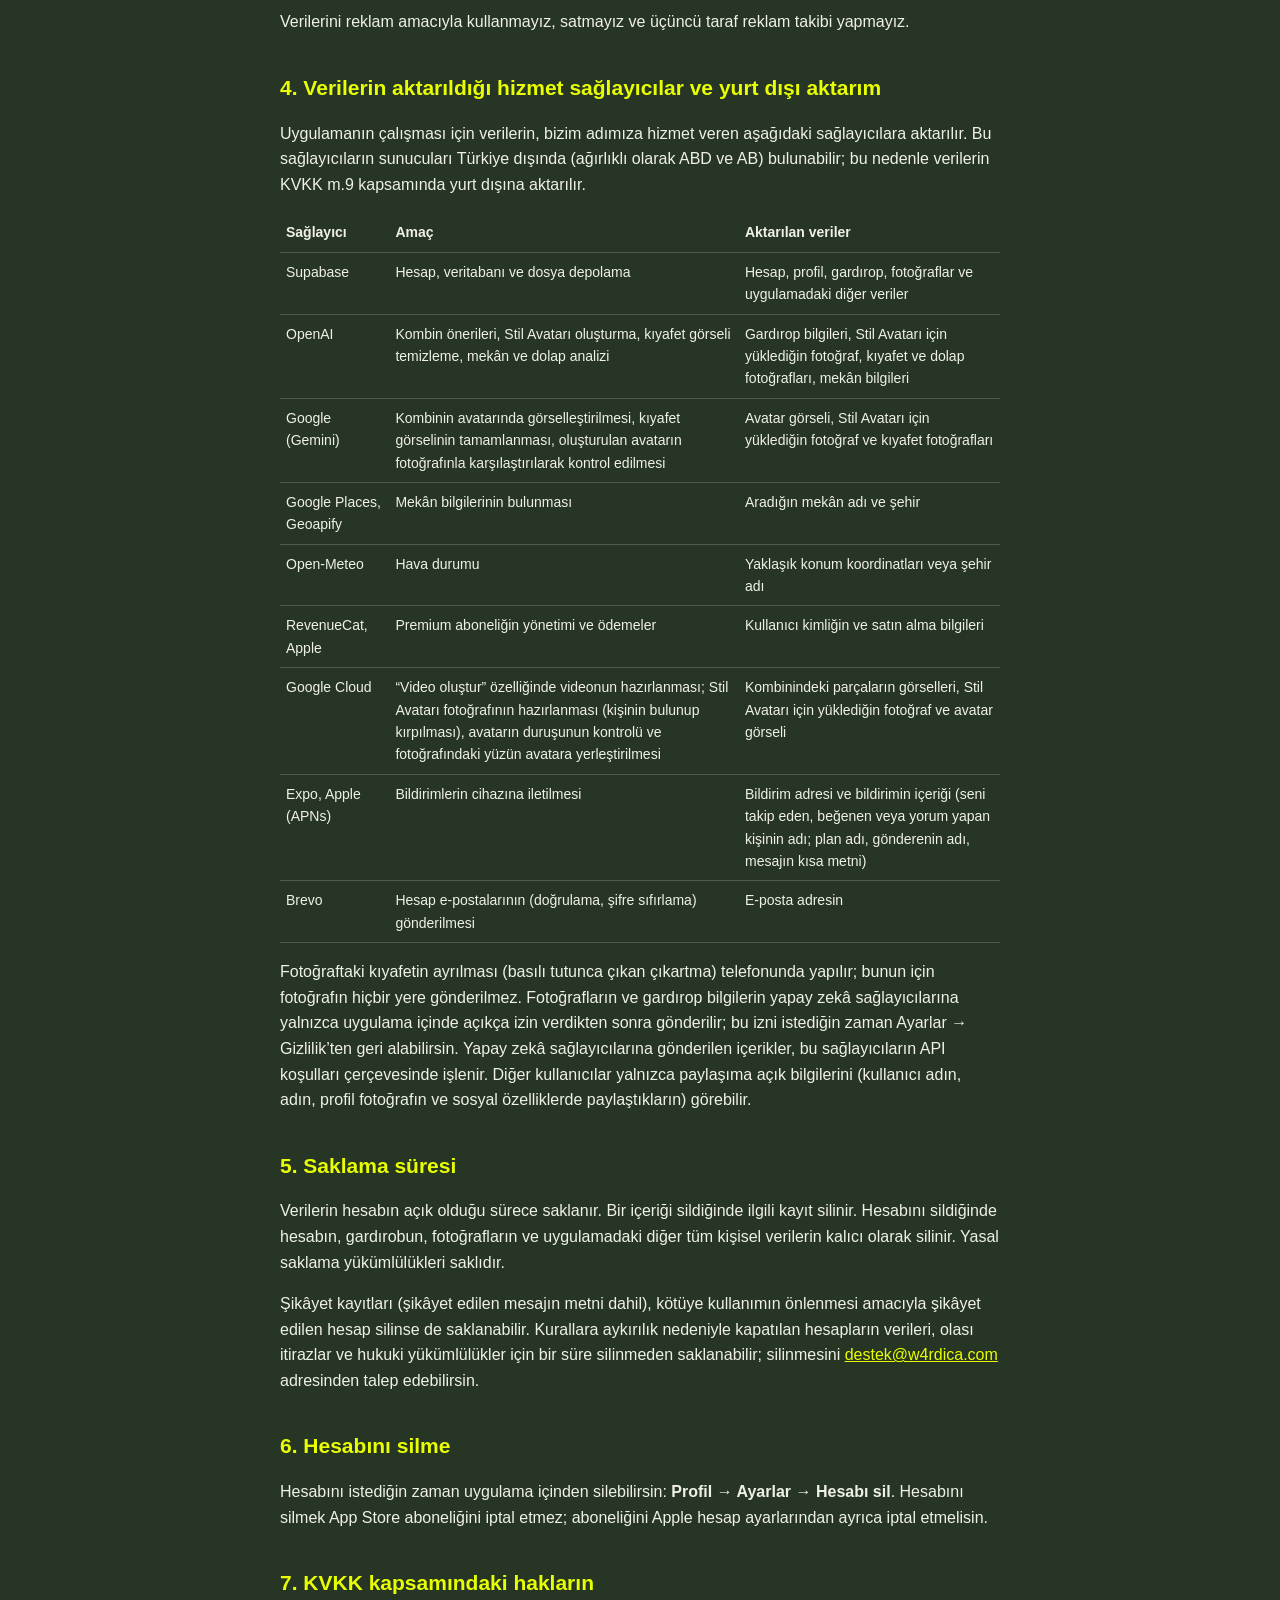
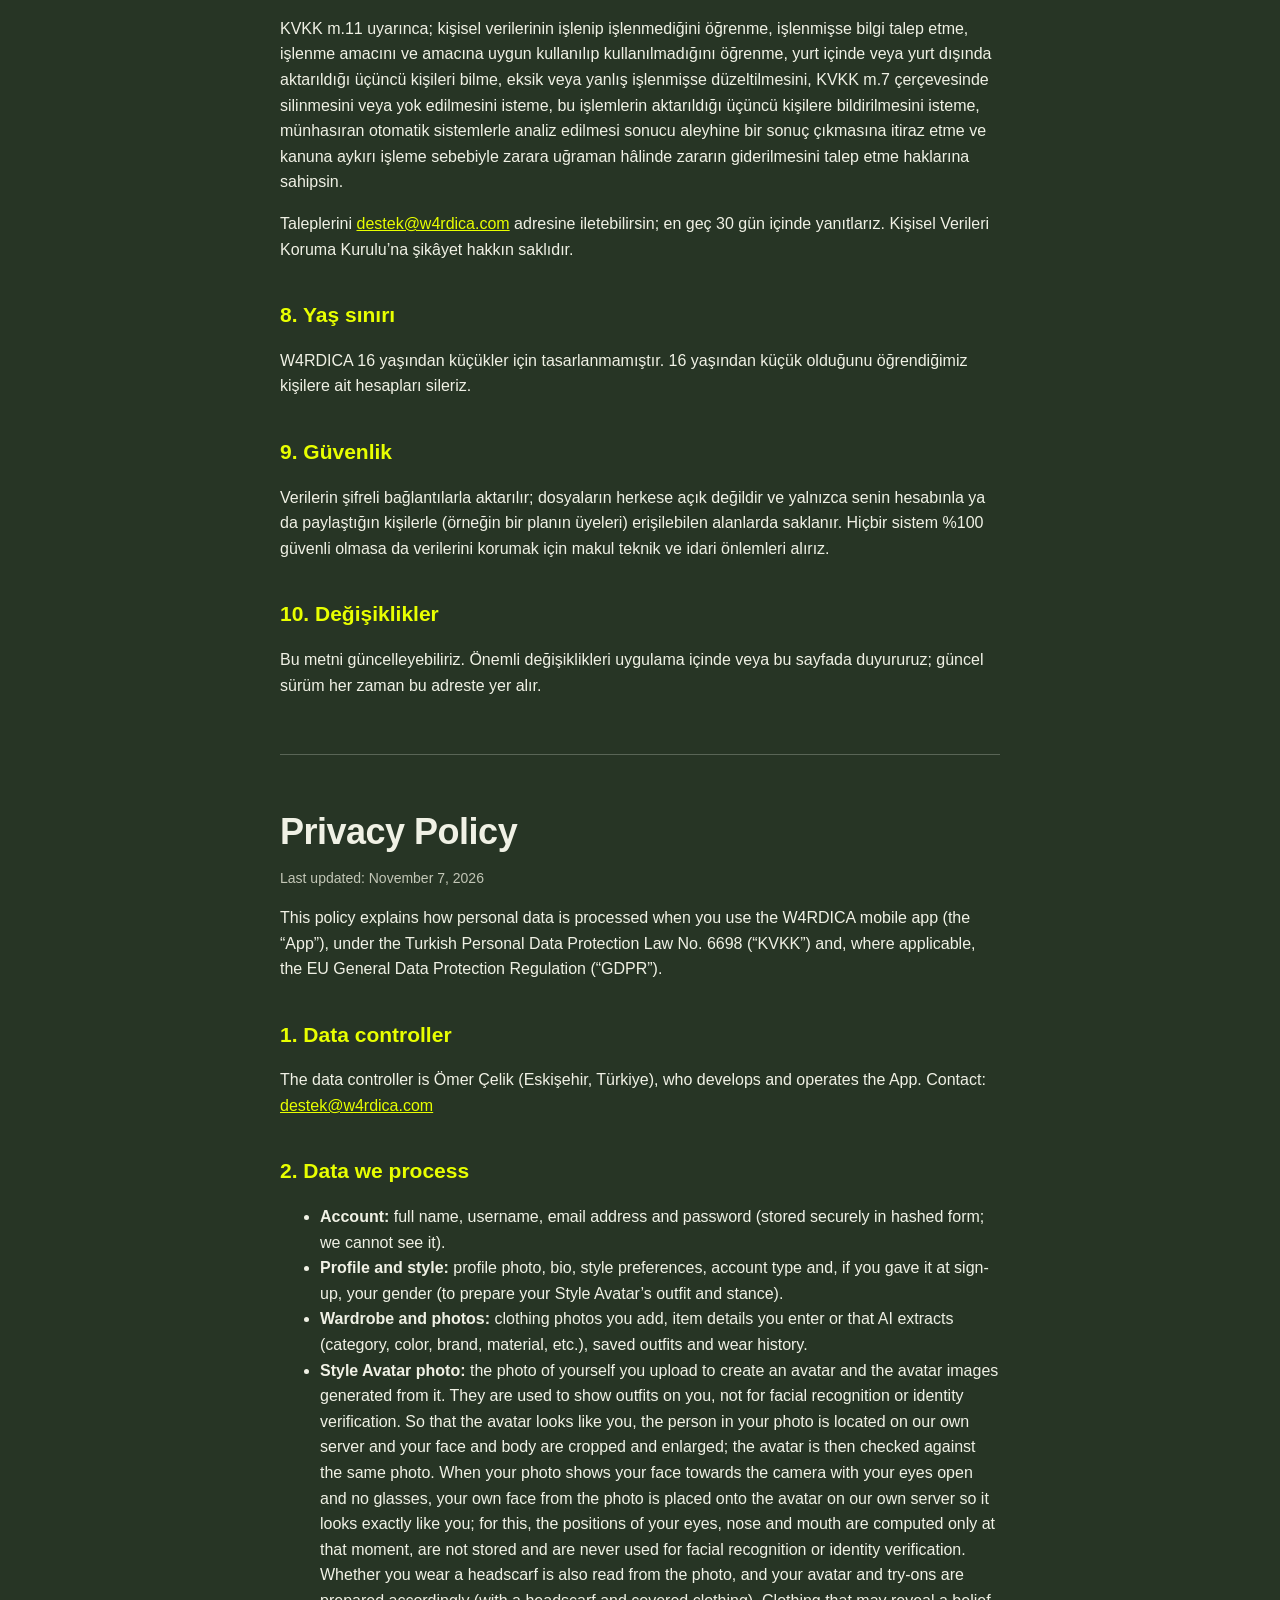
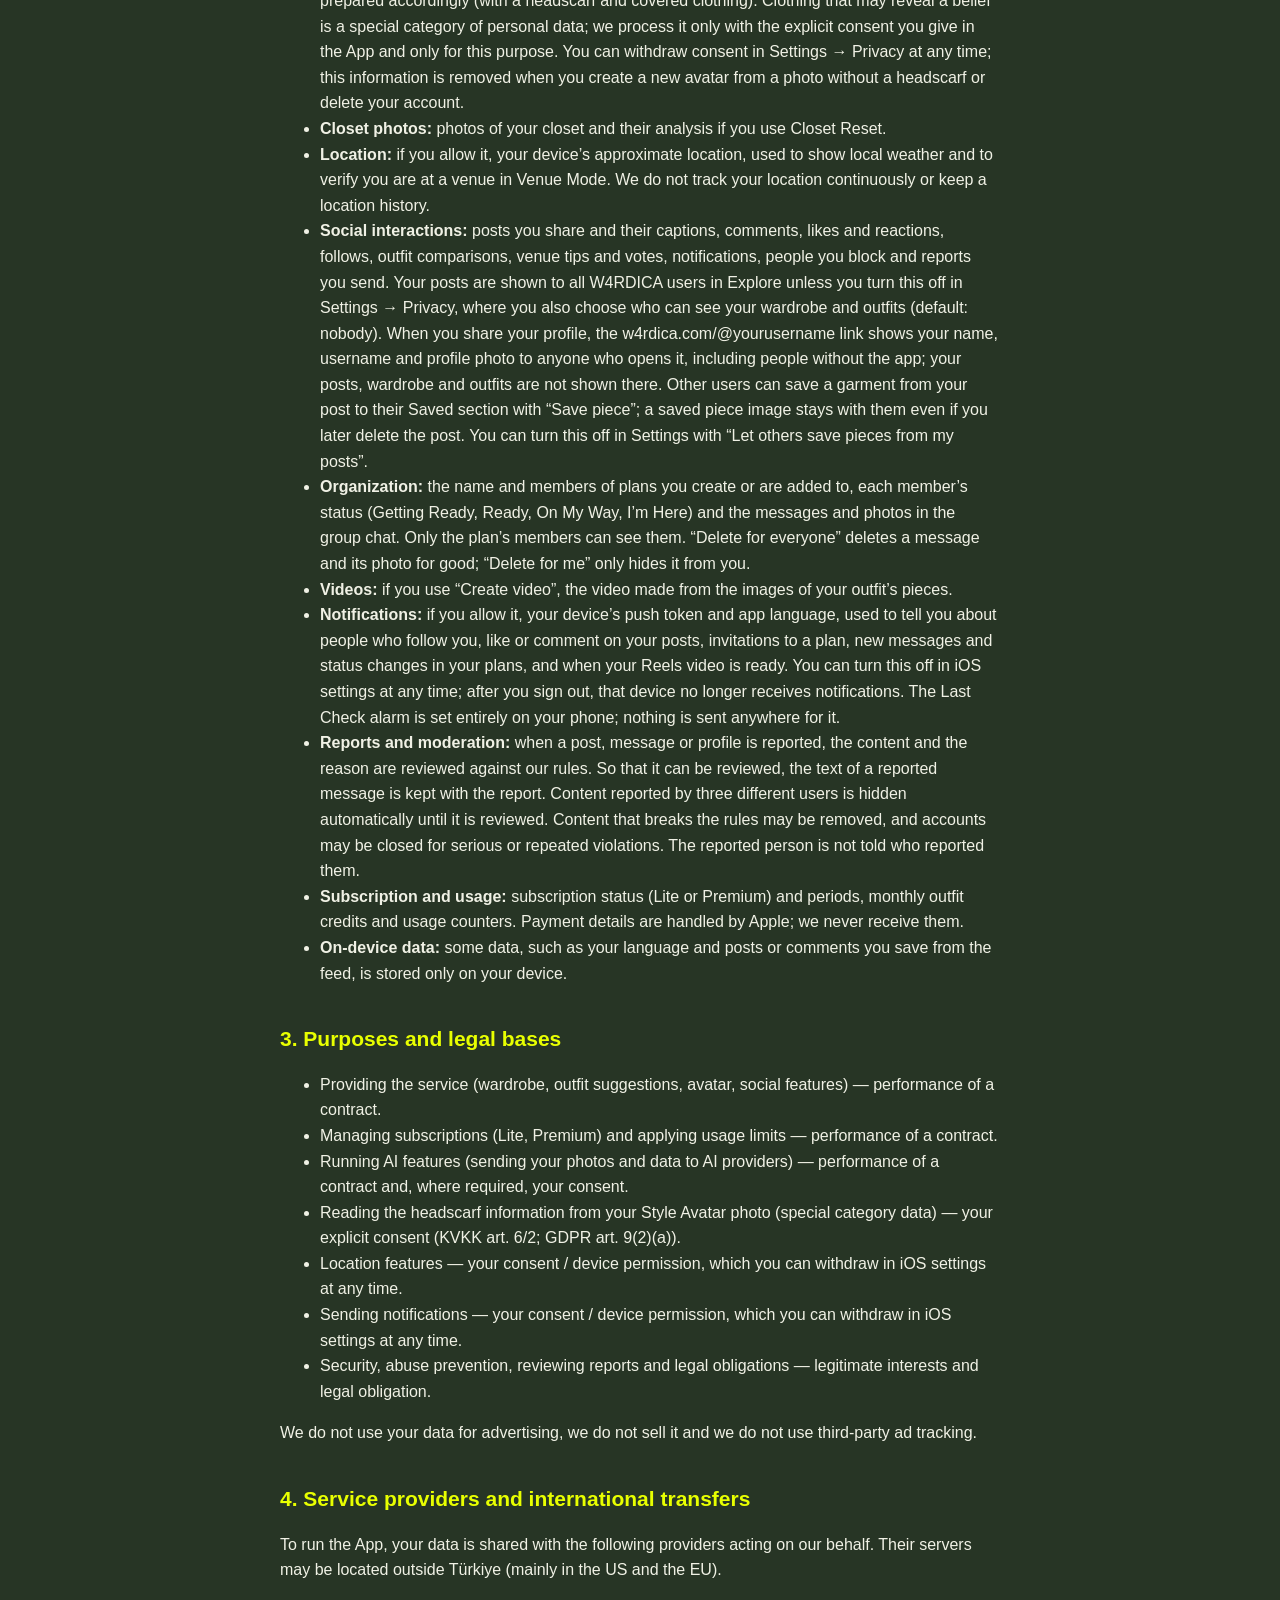
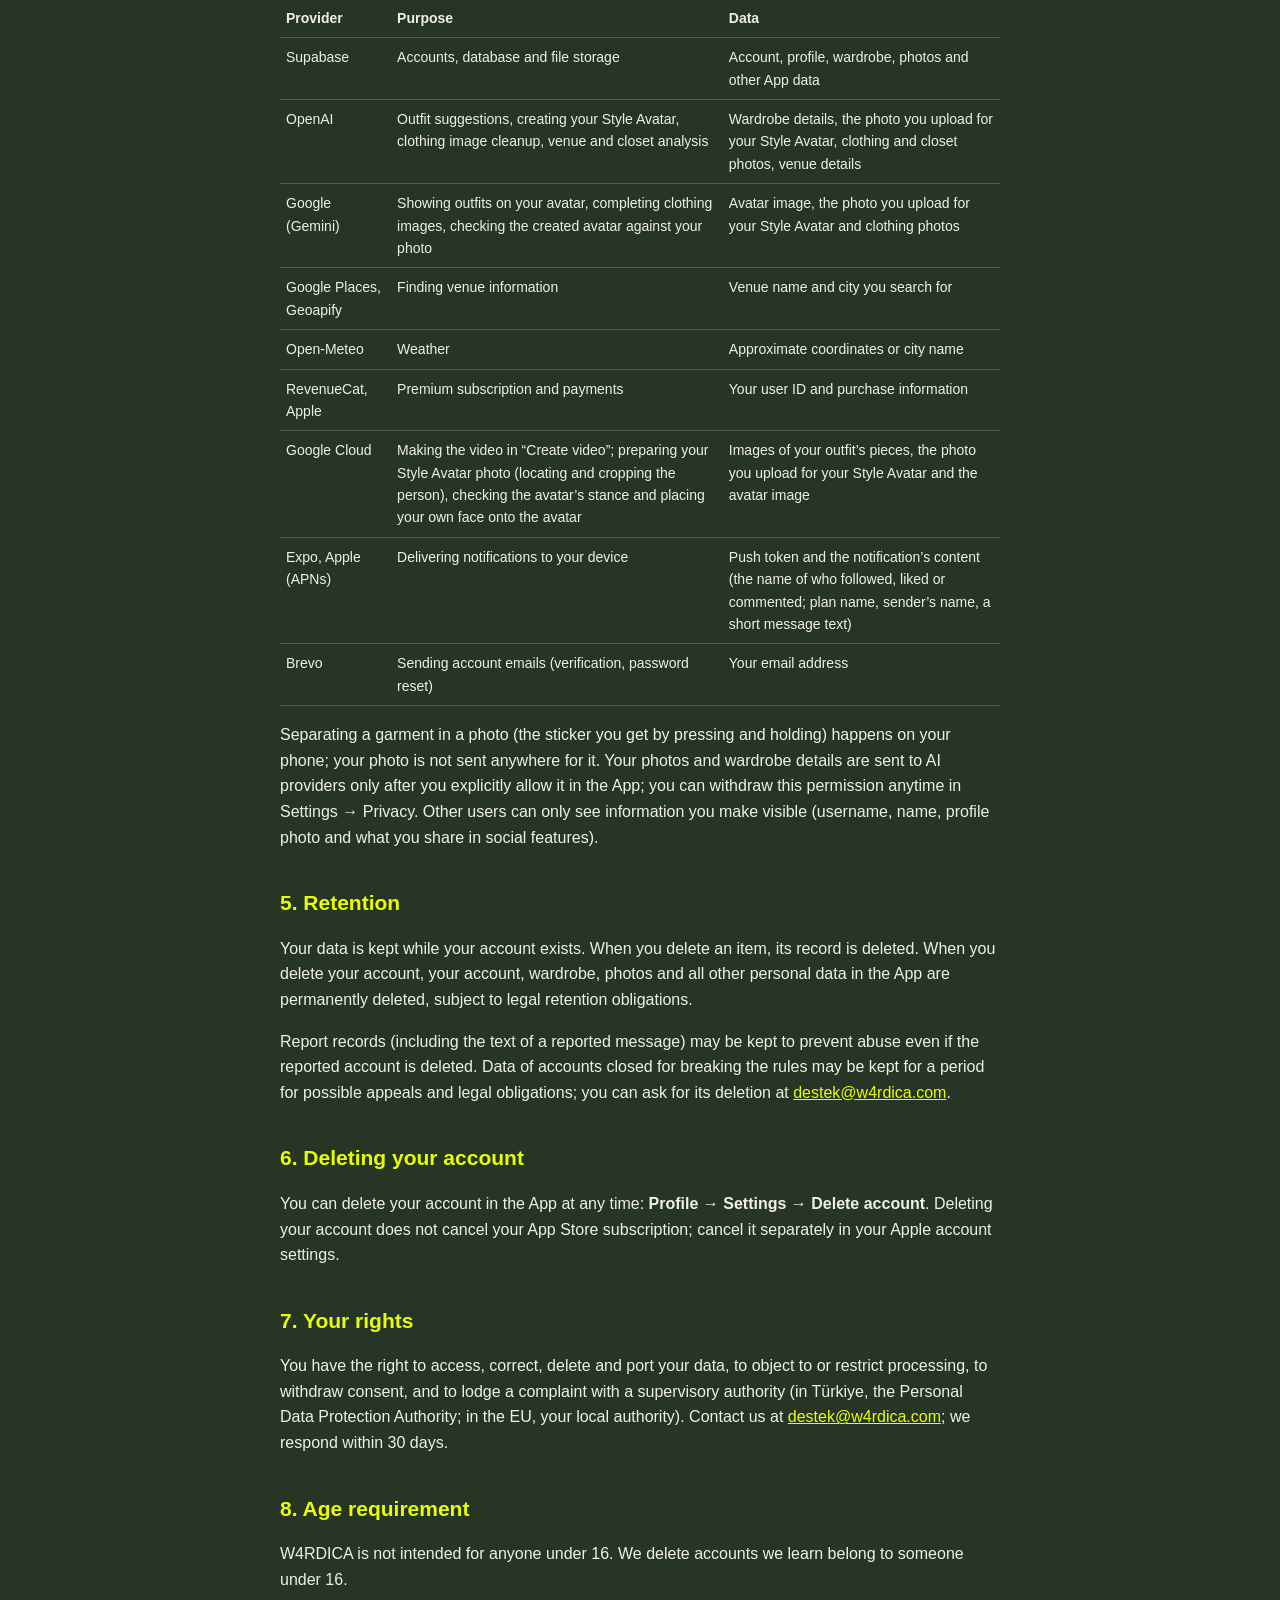
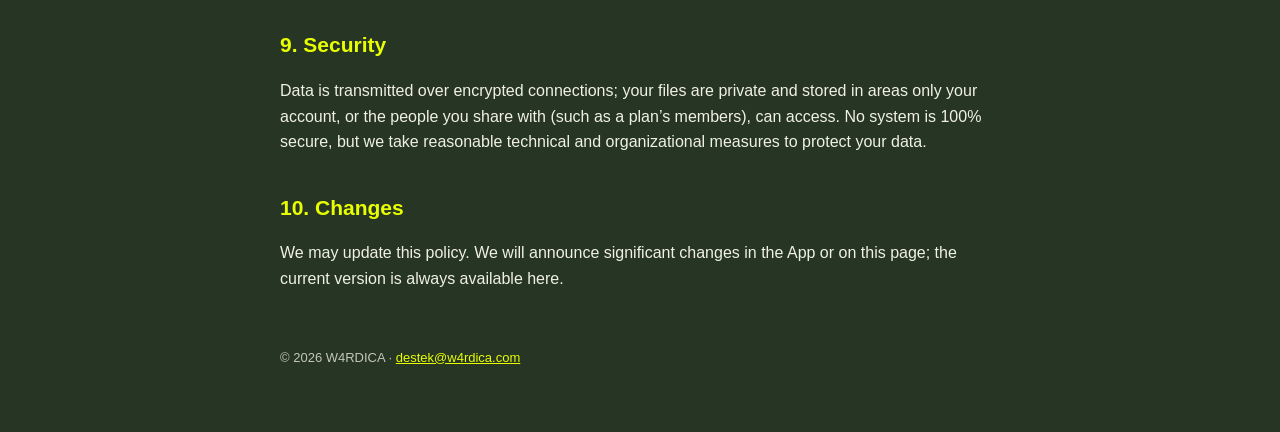
<file: privacy.html>
<!doctype html>
<html lang="tr">
  <head>
    <meta charset="utf-8" />
    <meta name="viewport" content="width=device-width, initial-scale=1" />
    <title>Gizlilik Politikası · W4RDICA</title>
    <link rel="icon" href="/favicon.ico" sizes="48x48" />
    <link rel="icon" type="image/png" sizes="96x96" href="/images/icons/icon-96.png" />
    <link rel="icon" type="image/png" sizes="192x192" href="/images/icons/icon-192.png" />
    <link rel="apple-touch-icon" href="/apple-touch-icon.png" />
    <link rel="stylesheet" href="style.css?v=20261102" />
  </head>
  <body>
    <div class="wrap">
      <nav class="top">
        <a class="brand" href="./" aria-label="W4RDICA"><img class="brand-logo" src="images/w4rdica-wordmark.svg?v=20261102" alt="W4RDICA" width="118" height="15" /></a>
        <div class="links">
          <a href="privacy.html">Gizlilik / Privacy</a>
          <a href="terms.html">Koşullar / Terms</a>
        </div>
      </nav>

      <div class="lang-switch">
        <a href="#tr">Türkçe</a>
        <a href="#en">English</a>
      </div>

      <!-- ============================ TÜRKÇE ============================ -->
      <article id="tr">
        <h1>Gizlilik Politikası ve KVKK Aydınlatma Metni</h1>
        <p class="updated">Son güncelleme: 7 Kasım 2026</p>

        <p>
          Bu metin, W4RDICA mobil uygulamasını (“Uygulama”) kullandığında
          kişisel verilerinin nasıl işlendiğini, 6698 sayılı Kişisel
          Verilerin Korunması Kanunu (“KVKK”) ve uygulanabildiği ölçüde
          Avrupa Birliği Genel Veri Koruma Tüzüğü (“GDPR”) kapsamında
          açıklar.
        </p>

        <h2>1. Veri sorumlusu</h2>
        <p>
          Veri sorumlusu, Uygulamayı geliştiren ve işleten Ömer Çelik’tir
          (Eskişehir, Türkiye). Her türlü soru ve talebin için:
          <a href="mailto:destek@w4rdica.com">destek@w4rdica.com</a>
        </p>

        <h2>2. Hangi verileri işliyoruz?</h2>
        <h3>Hesap bilgileri</h3>
        <p>Ad soyad, kullanıcı adı, e-posta adresi ve şifren (şifren güvenli biçimde, şifrelenmiş olarak saklanır; biz göremeyiz).</p>
        <h3>Profil ve stil bilgileri</h3>
        <p>Profil fotoğrafın, biyografin, seçtiğin stil tercihleri, hesap türün (kişisel / içerik üreticisi) ve kayıtta belirttiysen cinsiyetin (Stil Avatarının kıyafetini ve duruşunu buna göre hazırlamak için).</p>
        <h3>Gardırop ve fotoğraflar</h3>
        <p>Gardırobuna eklediğin kıyafet fotoğrafları ve bu parçalar hakkında girdiğin ya da yapay zekânın çıkardığı bilgiler (kategori, renk, marka, malzeme vb.), kayıtlı kombinlerin ve giyim geçmişin.</p>
        <h3>Stil Avatarı fotoğrafı</h3>
        <p>Avatar oluşturmak için yüklediğin kendi fotoğrafın ve ondan üretilen avatar görselleri. Bu görseller kombinleri senin üzerinde göstermek için kullanılır; yüz tanıma veya kimlik doğrulama amacıyla kullanılmaz. Avatarın sana benzemesi için fotoğrafındaki kişi, kendi sunucumuzda bulunur ve yüzün ile gövden kırpılıp büyütülür; oluşan avatar, yine bu fotoğrafla karşılaştırılarak kontrol edilir. Fotoğrafında yüzün kameraya dönük, gözlerin açık ve gözlüksüzse, avatarın yüzü sana birebir benzesin diye fotoğrafındaki yüzün kendi sunucumuzda avatarın üzerine yerleştirilir; bunun için yüzündeki konum noktaları (göz, burun, ağız) yalnızca o an hesaplanır, saklanmaz ve yüz tanıma ya da kimlik doğrulama için kullanılmaz.</p>
        <p>Fotoğrafından başörtüsü kullanıp kullanmadığın da belirlenir ve avatarın ile kombin denemelerin buna göre (başörtülü ve kapalı kıyafetle) hazırlanır. Kılık ve kıyafet bilgisi KVKK m.6 kapsamında özel nitelikli kişisel veridir; bu bilgiyi yalnızca uygulama içinde verdiğin açık rızaya dayanarak ve yalnızca bu amaçla işleriz. Rızanı Ayarlar → Gizlilik’ten istediğin zaman geri alabilirsin; bu bilgi, başörtüsüz bir fotoğrafla yeni bir avatar oluşturduğunda ya da hesabını sildiğinde silinir.</p>
        <h3>Dolap fotoğrafları</h3>
        <p>Dolap Düzeni (Closet Reset) özelliğini kullanırsan çektiğin dolap fotoğrafları ve analiz sonuçları.</p>
        <h3>Konum</h3>
        <p>İzin verirsen cihazının yaklaşık konumu; yerel hava durumunu göstermek ve Mekân Modu’nda bir mekânda olduğunu doğrulamak için kullanılır. Konumun sürekli takip edilmez ve konum geçmişin tutulmaz.</p>
        <h3>Sosyal etkileşimler</h3>
        <p>Paylaştığın gönderiler ve açıklamaları, yorumların, beğeni ve tepkilerin, takip ettiğin ve seni takip eden kişiler, kombin karşılaştırmaları, mekân ipuçların ve oyların, bildirimlerin, engellediğin kişiler ve gönderdiğin şikâyetler.</p>
        <p>Gönderilerin, Ayarlar → Gizlilik’ten kapatmadığın sürece Keşfet’te tüm W4RDICA kullanıcılarına gösterilir. Gardırobunu ve kombinlerini kimlerin görebileceğini de aynı yerden seçersin (varsayılan: kimse). Profilini paylaştığında oluşan w4rdica.com/@kullanıcıadın bağlantısı; adını, kullanıcı adını ve profil fotoğrafını, bağlantıyı açan herkese (uygulaması olmayanlara da) gösterir. Gönderilerin, gardırobun ve kombinlerin bu sayfada gösterilmez.</p>
        <p>Diğer kullanıcılar, gönderindeki bir kıyafeti “Parçayı kaydet” ile kendi Kaydedilenler bölümüne ekleyebilir; kaydedilen parça görseli, gönderini sonradan silsen de onlarda kalır. Bunu Ayarlar’daki “Gönderilerimdeki parçalar kaydedilebilsin” seçeneğiyle kapatabilirsin.</p>
        <h3>Organizasyon</h3>
        <p>Oluşturduğun veya eklendiğin planların adı ve üyeleri, her üyenin durumu (Hazırlanıyorum, Hazır, Yoldayım, Buradayım) ve grup sohbetindeki mesajlar ile fotoğraflar. Bunları yalnızca o planın üyeleri görür. Bir mesajı “Herkesten sil” ile sildiğinde mesaj ve fotoğrafı kalıcı olarak silinir; “Benden sil” ile yalnızca senden gizlenir.</p>
        <h3>Videolar</h3>
        <p>“Video oluştur” özelliğini kullanırsan kombinindeki parçaların görsellerinden hazırlanan video.</p>
        <h3>Bildirimler</h3>
        <p>İzin verirsen cihazının bildirim adresi (push token) ve uygulama dilin; seni takip eden, gönderini beğenen veya yorum yapan kişileri, bir organizasyona davet edildiğini, organizasyonlardaki yeni mesajları ve durum değişikliklerini ve Reels videonun hazır olduğunu sana bildirmek için kullanılır. İzni iOS ayarlarından istediğin zaman kapatabilirsin; hesabından çıkış yaptığında o cihaza bildirim gönderilmez. Son Kontrol alarmı tamamen telefonunda kurulur; bunun için hiçbir yere bilgi gönderilmez.</p>
        <h3>Şikâyet ve moderasyon</h3>
        <p>Bir gönderi, mesaj veya profil şikâyet edildiğinde, içerik ve şikâyet sebebi kurallarımıza aykırılık açısından incelenir. İncelenebilmesi için şikâyet edilen mesajın metni şikâyet kaydında saklanır. Üç farklı kullanıcı tarafından şikâyet edilen içerik, inceleme tamamlanana kadar otomatik olarak gizlenir. Kurallara aykırı içerikler kaldırılabilir; ağır veya tekrarlanan ihlallerde hesap kapatılabilir. Şikâyet edilen kişiye kimin şikâyet ettiği söylenmez.</p>
        <h3>Abonelik ve kullanım bilgileri</h3>
        <p>Abonelik durumun (Lite veya Premium), abonelik dönemleri, aylık kombin hakların ve kullanım sayaçların. Ödeme bilgilerin (kart vb.) Apple tarafından işlenir; biz bu bilgilere erişmeyiz.</p>
        <h3>Cihazda tutulan bilgiler</h3>
        <p>Dil tercihin, akıştan kaydettiğin gönderiler ve yorumların gibi bazı bilgiler yalnızca cihazında saklanır.</p>

        <h2>3. Verilerini hangi amaçlarla ve hangi hukuki sebeplerle işliyoruz?</h2>
        <ul>
          <li><strong>Hesabını oluşturmak ve hizmeti sunmak</strong> (gardırop, kombin önerileri, avatar, sosyal özellikler): sözleşmenin kurulması ve ifası (KVKK m.5/2-c; GDPR m.6/1-b).</li>
          <li><strong>Aboneliği (Lite, Premium) yönetmek ve kullanım sınırlarını uygulamak</strong>: sözleşmenin ifası.</li>
          <li><strong>Yapay zekâ özelliklerini çalıştırmak</strong> (fotoğraflarının ve bilgilerinin yapay zekâ servislerine gönderilmesi): sözleşmenin ifası ve gerektiğinde açık rızan.</li>
          <li><strong>Stil Avatarı fotoğrafından başörtüsü bilgisinin belirlenmesi</strong> (özel nitelikli kişisel veri): açık rızan (KVKK m.6/2; GDPR m.9/2-a).</li>
          <li><strong>Konum özellikleri</strong>: açık rızan / cihaz izni (iOS izni istediğin zaman kapatılabilir).</li>
          <li><strong>Bildirim göndermek</strong>: açık rızan / cihaz izni (iOS izni istediğin zaman kapatılabilir).</li>
          <li><strong>Güvenlik, kötüye kullanımın önlenmesi ve şikâyetlerin incelenmesi</strong>, yasal yükümlülükler: meşru menfaat ve hukuki yükümlülük (KVKK m.5/2-ç, f).</li>
        </ul>
        <p>Verilerini reklam amacıyla kullanmayız, satmayız ve üçüncü taraf reklam takibi yapmayız.</p>

        <h2>4. Verilerin aktarıldığı hizmet sağlayıcılar ve yurt dışı aktarım</h2>
        <p>
          Uygulamanın çalışması için verilerin, bizim adımıza hizmet veren
          aşağıdaki sağlayıcılara aktarılır. Bu sağlayıcıların sunucuları
          Türkiye dışında (ağırlıklı olarak ABD ve AB) bulunabilir; bu
          nedenle verilerin KVKK m.9 kapsamında yurt dışına aktarılır.
        </p>
        <div class="table-scroll">
          <table>
            <tr><th>Sağlayıcı</th><th>Amaç</th><th>Aktarılan veriler</th></tr>
            <tr><td>Supabase</td><td>Hesap, veritabanı ve dosya depolama</td><td>Hesap, profil, gardırop, fotoğraflar ve uygulamadaki diğer veriler</td></tr>
            <tr><td>OpenAI</td><td>Kombin önerileri, Stil Avatarı oluşturma, kıyafet görseli temizleme, mekân ve dolap analizi</td><td>Gardırop bilgileri, Stil Avatarı için yüklediğin fotoğraf, kıyafet ve dolap fotoğrafları, mekân bilgileri</td></tr>
            <tr><td>Google (Gemini)</td><td>Kombinin avatarında görselleştirilmesi, kıyafet görselinin tamamlanması, oluşturulan avatarın fotoğrafınla karşılaştırılarak kontrol edilmesi</td><td>Avatar görseli, Stil Avatarı için yüklediğin fotoğraf ve kıyafet fotoğrafları</td></tr>
            <tr><td>Google Places, Geoapify</td><td>Mekân bilgilerinin bulunması</td><td>Aradığın mekân adı ve şehir</td></tr>
            <tr><td>Open-Meteo</td><td>Hava durumu</td><td>Yaklaşık konum koordinatları veya şehir adı</td></tr>
            <tr><td>RevenueCat, Apple</td><td>Premium aboneliğin yönetimi ve ödemeler</td><td>Kullanıcı kimliğin ve satın alma bilgileri</td></tr>
            <tr><td>Google Cloud</td><td>“Video oluştur” özelliğinde videonun hazırlanması; Stil Avatarı fotoğrafının hazırlanması (kişinin bulunup kırpılması), avatarın duruşunun kontrolü ve fotoğrafındaki yüzün avatara yerleştirilmesi</td><td>Kombinindeki parçaların görselleri, Stil Avatarı için yüklediğin fotoğraf ve avatar görseli</td></tr>
            <tr><td>Expo, Apple (APNs)</td><td>Bildirimlerin cihazına iletilmesi</td><td>Bildirim adresi ve bildirimin içeriği (seni takip eden, beğenen veya yorum yapan kişinin adı; plan adı, gönderenin adı, mesajın kısa metni)</td></tr>
            <tr><td>Brevo</td><td>Hesap e-postalarının (doğrulama, şifre sıfırlama) gönderilmesi</td><td>E-posta adresin</td></tr>
          </table>
        </div>
        <p>
          Fotoğraftaki kıyafetin ayrılması (basılı tutunca çıkan çıkartma)
          telefonunda yapılır; bunun için fotoğrafın hiçbir yere gönderilmez.
          Fotoğrafların ve gardırop bilgilerin yapay zekâ sağlayıcılarına
          yalnızca uygulama içinde açıkça izin verdikten sonra gönderilir; bu
          izni istediğin zaman Ayarlar → Gizlilik’ten geri alabilirsin.
          Yapay zekâ sağlayıcılarına gönderilen içerikler, bu sağlayıcıların
          API koşulları çerçevesinde işlenir. Diğer kullanıcılar yalnızca
          paylaşıma açık bilgilerini (kullanıcı adın, adın, profil
          fotoğrafın ve sosyal özelliklerde paylaştıkların) görebilir.
        </p>

        <h2>5. Saklama süresi</h2>
        <p>
          Verilerin hesabın açık olduğu sürece saklanır. Bir içeriği
          sildiğinde ilgili kayıt silinir. Hesabını sildiğinde hesabın,
          gardırobun, fotoğrafların ve uygulamadaki diğer tüm kişisel
          verilerin kalıcı olarak silinir. Yasal saklama yükümlülükleri
          saklıdır.
        </p>
        <p>
          Şikâyet kayıtları (şikâyet edilen mesajın metni dahil), kötüye
          kullanımın önlenmesi amacıyla şikâyet edilen hesap silinse de
          saklanabilir. Kurallara aykırılık nedeniyle kapatılan hesapların
          verileri, olası itirazlar ve hukuki yükümlülükler için bir süre
          silinmeden saklanabilir; silinmesini
          <a href="mailto:destek@w4rdica.com">destek@w4rdica.com</a>
          adresinden talep edebilirsin.
        </p>

        <h2>6. Hesabını silme</h2>
        <p>
          Hesabını istediğin zaman uygulama içinden silebilirsin:
          <strong>Profil → Ayarlar → Hesabı sil</strong>. Hesabını silmek
          App Store aboneliğini iptal etmez; aboneliğini Apple hesap
          ayarlarından ayrıca iptal etmelisin.
        </p>

        <h2>7. KVKK kapsamındaki hakların</h2>
        <p>KVKK m.11 uyarınca; kişisel verilerinin işlenip işlenmediğini öğrenme, işlenmişse bilgi talep etme, işlenme amacını ve amacına uygun kullanılıp kullanılmadığını öğrenme, yurt içinde veya yurt dışında aktarıldığı üçüncü kişileri bilme, eksik veya yanlış işlenmişse düzeltilmesini, KVKK m.7 çerçevesinde silinmesini veya yok edilmesini isteme, bu işlemlerin aktarıldığı üçüncü kişilere bildirilmesini isteme, münhasıran otomatik sistemlerle analiz edilmesi sonucu aleyhine bir sonuç çıkmasına itiraz etme ve kanuna aykırı işleme sebebiyle zarara uğraman hâlinde zararın giderilmesini talep etme haklarına sahipsin.</p>
        <p>Taleplerini <a href="mailto:destek@w4rdica.com">destek@w4rdica.com</a> adresine iletebilirsin; en geç 30 gün içinde yanıtlarız. Kişisel Verileri Koruma Kurulu’na şikâyet hakkın saklıdır.</p>

        <h2>8. Yaş sınırı</h2>
        <p>W4RDICA 16 yaşından küçükler için tasarlanmamıştır. 16 yaşından küçük olduğunu öğrendiğimiz kişilere ait hesapları sileriz.</p>

        <h2>9. Güvenlik</h2>
        <p>Verilerin şifreli bağlantılarla aktarılır; dosyaların herkese açık değildir ve yalnızca senin hesabınla ya da paylaştığın kişilerle (örneğin bir planın üyeleri) erişilebilen alanlarda saklanır. Hiçbir sistem %100 güvenli olmasa da verilerini korumak için makul teknik ve idari önlemleri alırız.</p>

        <h2>10. Değişiklikler</h2>
        <p>Bu metni güncelleyebiliriz. Önemli değişiklikleri uygulama içinde veya bu sayfada duyururuz; güncel sürüm her zaman bu adreste yer alır.</p>
      </article>

      <hr />

      <!-- ============================ ENGLISH ============================ -->
      <article id="en" lang="en">
        <h1>Privacy Policy</h1>
        <p class="updated">Last updated: November 7, 2026</p>

        <p>
          This policy explains how personal data is processed when you use
          the W4RDICA mobile app (the “App”), under the Turkish Personal
          Data Protection Law No. 6698 (“KVKK”) and, where applicable, the
          EU General Data Protection Regulation (“GDPR”).
        </p>

        <h2>1. Data controller</h2>
        <p>
          The data controller is Ömer Çelik (Eskişehir, Türkiye), who
          develops and operates the App. Contact:
          <a href="mailto:destek@w4rdica.com">destek@w4rdica.com</a>
        </p>

        <h2>2. Data we process</h2>
        <ul>
          <li><strong>Account:</strong> full name, username, email address and password (stored securely in hashed form; we cannot see it).</li>
          <li><strong>Profile and style:</strong> profile photo, bio, style preferences, account type and, if you gave it at sign-up, your gender (to prepare your Style Avatar’s outfit and stance).</li>
          <li><strong>Wardrobe and photos:</strong> clothing photos you add, item details you enter or that AI extracts (category, color, brand, material, etc.), saved outfits and wear history.</li>
          <li><strong>Style Avatar photo:</strong> the photo of yourself you upload to create an avatar and the avatar images generated from it. They are used to show outfits on you, not for facial recognition or identity verification. So that the avatar looks like you, the person in your photo is located on our own server and your face and body are cropped and enlarged; the avatar is then checked against the same photo. When your photo shows your face towards the camera with your eyes open and no glasses, your own face from the photo is placed onto the avatar on our own server so it looks exactly like you; for this, the positions of your eyes, nose and mouth are computed only at that moment, are not stored and are never used for facial recognition or identity verification. Whether you wear a headscarf is also read from the photo, and your avatar and try-ons are prepared accordingly (with a headscarf and covered clothing). Clothing that may reveal a belief is a special category of personal data; we process it only with the explicit consent you give in the App and only for this purpose. You can withdraw consent in Settings → Privacy at any time; this information is removed when you create a new avatar from a photo without a headscarf or delete your account.</li>
          <li><strong>Closet photos:</strong> photos of your closet and their analysis if you use Closet Reset.</li>
          <li><strong>Location:</strong> if you allow it, your device’s approximate location, used to show local weather and to verify you are at a venue in Venue Mode. We do not track your location continuously or keep a location history.</li>
          <li><strong>Social interactions:</strong> posts you share and their captions, comments, likes and reactions, follows, outfit comparisons, venue tips and votes, notifications, people you block and reports you send. Your posts are shown to all W4RDICA users in Explore unless you turn this off in Settings → Privacy, where you also choose who can see your wardrobe and outfits (default: nobody). When you share your profile, the w4rdica.com/@yourusername link shows your name, username and profile photo to anyone who opens it, including people without the app; your posts, wardrobe and outfits are not shown there. Other users can save a garment from your post to their Saved section with “Save piece”; a saved piece image stays with them even if you later delete the post. You can turn this off in Settings with “Let others save pieces from my posts”.</li>
          <li><strong>Organization:</strong> the name and members of plans you create or are added to, each member’s status (Getting Ready, Ready, On My Way, I’m Here) and the messages and photos in the group chat. Only the plan’s members can see them. “Delete for everyone” deletes a message and its photo for good; “Delete for me” only hides it from you.</li>
          <li><strong>Videos:</strong> if you use “Create video”, the video made from the images of your outfit’s pieces.</li>
          <li><strong>Notifications:</strong> if you allow it, your device’s push token and app language, used to tell you about people who follow you, like or comment on your posts, invitations to a plan, new messages and status changes in your plans, and when your Reels video is ready. You can turn this off in iOS settings at any time; after you sign out, that device no longer receives notifications. The Last Check alarm is set entirely on your phone; nothing is sent anywhere for it.</li>
          <li><strong>Reports and moderation:</strong> when a post, message or profile is reported, the content and the reason are reviewed against our rules. So that it can be reviewed, the text of a reported message is kept with the report. Content reported by three different users is hidden automatically until it is reviewed. Content that breaks the rules may be removed, and accounts may be closed for serious or repeated violations. The reported person is not told who reported them.</li>
          <li><strong>Subscription and usage:</strong> subscription status (Lite or Premium) and periods, monthly outfit credits and usage counters. Payment details are handled by Apple; we never receive them.</li>
          <li><strong>On-device data:</strong> some data, such as your language and posts or comments you save from the feed, is stored only on your device.</li>
        </ul>

        <h2>3. Purposes and legal bases</h2>
        <ul>
          <li>Providing the service (wardrobe, outfit suggestions, avatar, social features) — performance of a contract.</li>
          <li>Managing subscriptions (Lite, Premium) and applying usage limits — performance of a contract.</li>
          <li>Running AI features (sending your photos and data to AI providers) — performance of a contract and, where required, your consent.</li>
          <li>Reading the headscarf information from your Style Avatar photo (special category data) — your explicit consent (KVKK art. 6/2; GDPR art. 9(2)(a)).</li>
          <li>Location features — your consent / device permission, which you can withdraw in iOS settings at any time.</li>
          <li>Sending notifications — your consent / device permission, which you can withdraw in iOS settings at any time.</li>
          <li>Security, abuse prevention, reviewing reports and legal obligations — legitimate interests and legal obligation.</li>
        </ul>
        <p>We do not use your data for advertising, we do not sell it and we do not use third-party ad tracking.</p>

        <h2>4. Service providers and international transfers</h2>
        <p>
          To run the App, your data is shared with the following providers
          acting on our behalf. Their servers may be located outside
          Türkiye (mainly in the US and the EU).
        </p>
        <div class="table-scroll">
          <table>
            <tr><th>Provider</th><th>Purpose</th><th>Data</th></tr>
            <tr><td>Supabase</td><td>Accounts, database and file storage</td><td>Account, profile, wardrobe, photos and other App data</td></tr>
            <tr><td>OpenAI</td><td>Outfit suggestions, creating your Style Avatar, clothing image cleanup, venue and closet analysis</td><td>Wardrobe details, the photo you upload for your Style Avatar, clothing and closet photos, venue details</td></tr>
            <tr><td>Google (Gemini)</td><td>Showing outfits on your avatar, completing clothing images, checking the created avatar against your photo</td><td>Avatar image, the photo you upload for your Style Avatar and clothing photos</td></tr>
            <tr><td>Google Places, Geoapify</td><td>Finding venue information</td><td>Venue name and city you search for</td></tr>
            <tr><td>Open-Meteo</td><td>Weather</td><td>Approximate coordinates or city name</td></tr>
            <tr><td>RevenueCat, Apple</td><td>Premium subscription and payments</td><td>Your user ID and purchase information</td></tr>
            <tr><td>Google Cloud</td><td>Making the video in “Create video”; preparing your Style Avatar photo (locating and cropping the person), checking the avatar’s stance and placing your own face onto the avatar</td><td>Images of your outfit’s pieces, the photo you upload for your Style Avatar and the avatar image</td></tr>
            <tr><td>Expo, Apple (APNs)</td><td>Delivering notifications to your device</td><td>Push token and the notification’s content (the name of who followed, liked or commented; plan name, sender’s name, a short message text)</td></tr>
            <tr><td>Brevo</td><td>Sending account emails (verification, password reset)</td><td>Your email address</td></tr>
          </table>
        </div>
        <p>Separating a garment in a photo (the sticker you get by pressing and holding) happens on your phone; your photo is not sent anywhere for it. Your photos and wardrobe details are sent to AI providers only after you explicitly allow it in the App; you can withdraw this permission anytime in Settings → Privacy. Other users can only see information you make visible (username, name, profile photo and what you share in social features).</p>

        <h2>5. Retention</h2>
        <p>Your data is kept while your account exists. When you delete an item, its record is deleted. When you delete your account, your account, wardrobe, photos and all other personal data in the App are permanently deleted, subject to legal retention obligations.</p>
        <p>Report records (including the text of a reported message) may be kept to prevent abuse even if the reported account is deleted. Data of accounts closed for breaking the rules may be kept for a period for possible appeals and legal obligations; you can ask for its deletion at <a href="mailto:destek@w4rdica.com">destek@w4rdica.com</a>.</p>

        <h2>6. Deleting your account</h2>
        <p>You can delete your account in the App at any time: <strong>Profile → Settings → Delete account</strong>. Deleting your account does not cancel your App Store subscription; cancel it separately in your Apple account settings.</p>

        <h2>7. Your rights</h2>
        <p>You have the right to access, correct, delete and port your data, to object to or restrict processing, to withdraw consent, and to lodge a complaint with a supervisory authority (in Türkiye, the Personal Data Protection Authority; in the EU, your local authority). Contact us at <a href="mailto:destek@w4rdica.com">destek@w4rdica.com</a>; we respond within 30 days.</p>

        <h2>8. Age requirement</h2>
        <p>W4RDICA is not intended for anyone under 16. We delete accounts we learn belong to someone under 16.</p>

        <h2>9. Security</h2>
        <p>Data is transmitted over encrypted connections; your files are private and stored in areas only your account, or the people you share with (such as a plan’s members), can access. No system is 100% secure, but we take reasonable technical and organizational measures to protect your data.</p>

        <h2>10. Changes</h2>
        <p>We may update this policy. We will announce significant changes in the App or on this page; the current version is always available here.</p>
      </article>

      <footer>
        © 2026 W4RDICA ·
        <a href="mailto:destek@w4rdica.com">destek@w4rdica.com</a>
      </footer>
    </div>
  </body>
</html>
</file>
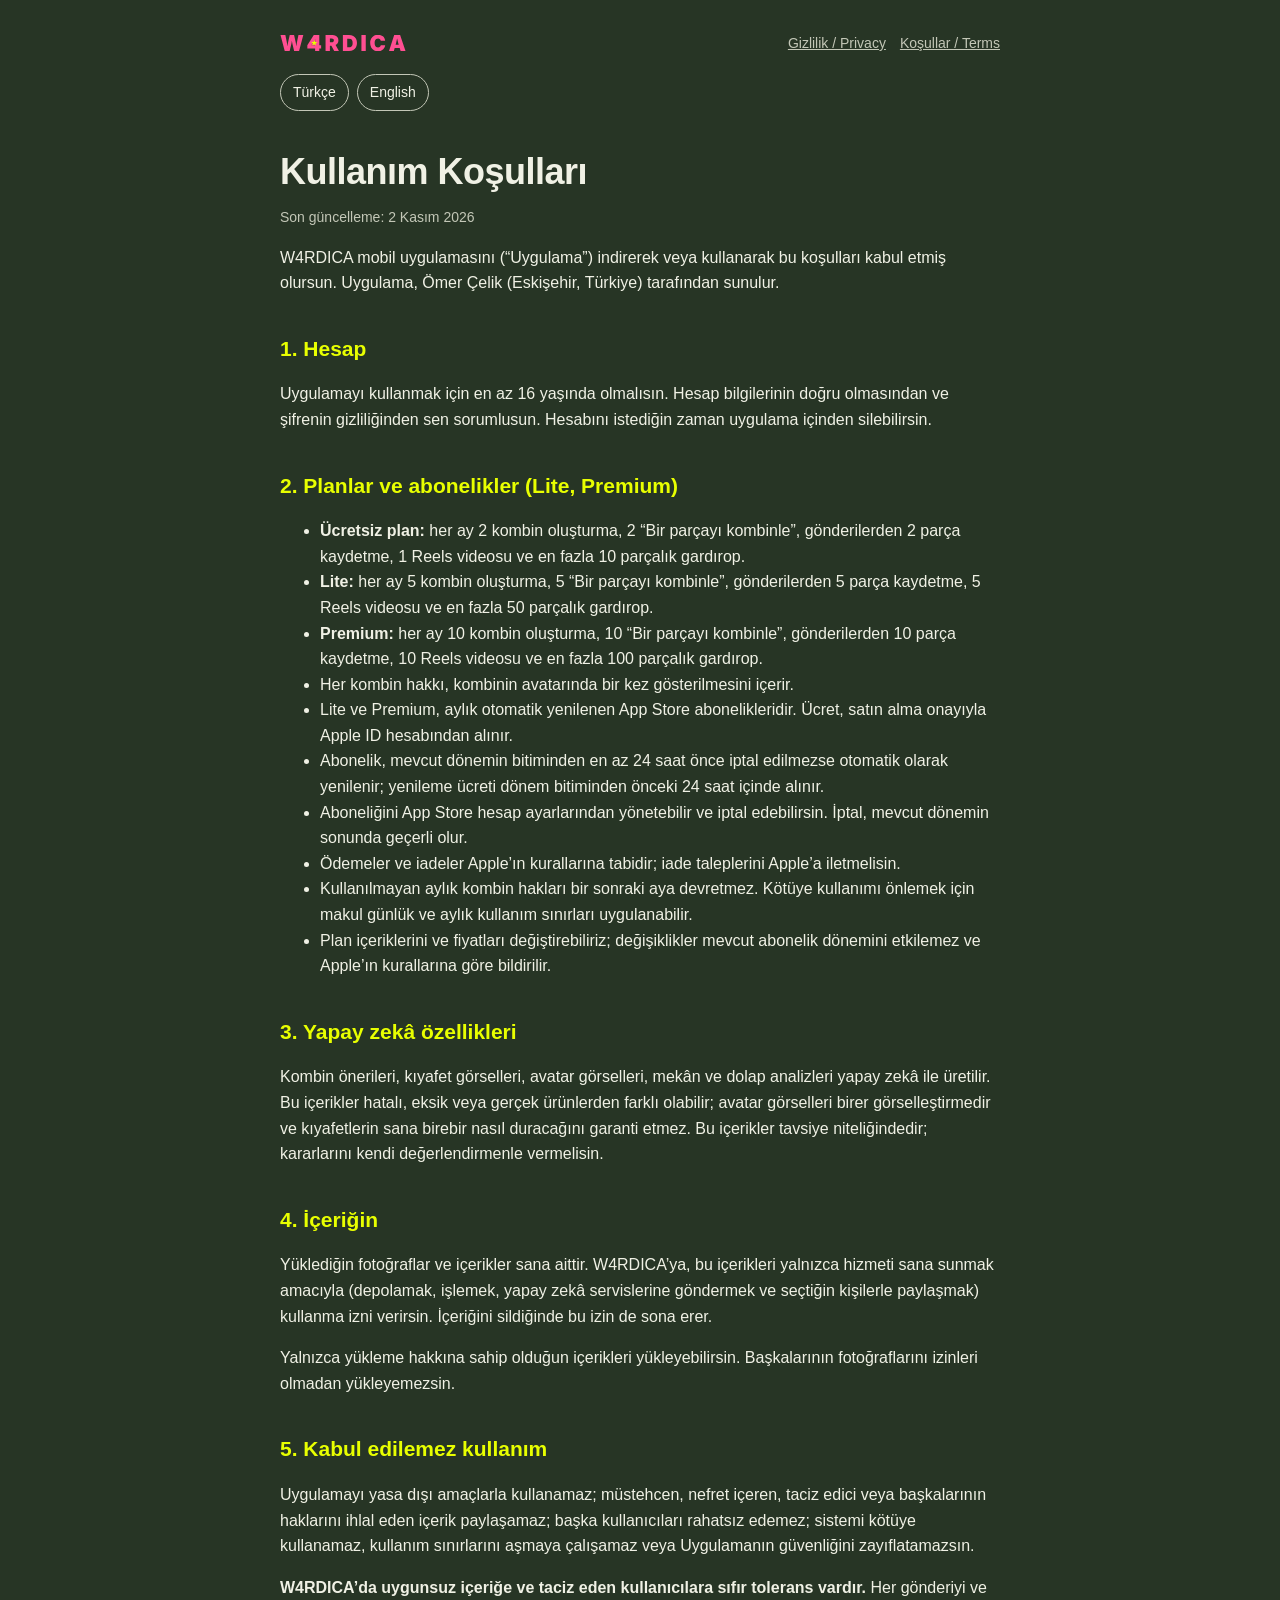
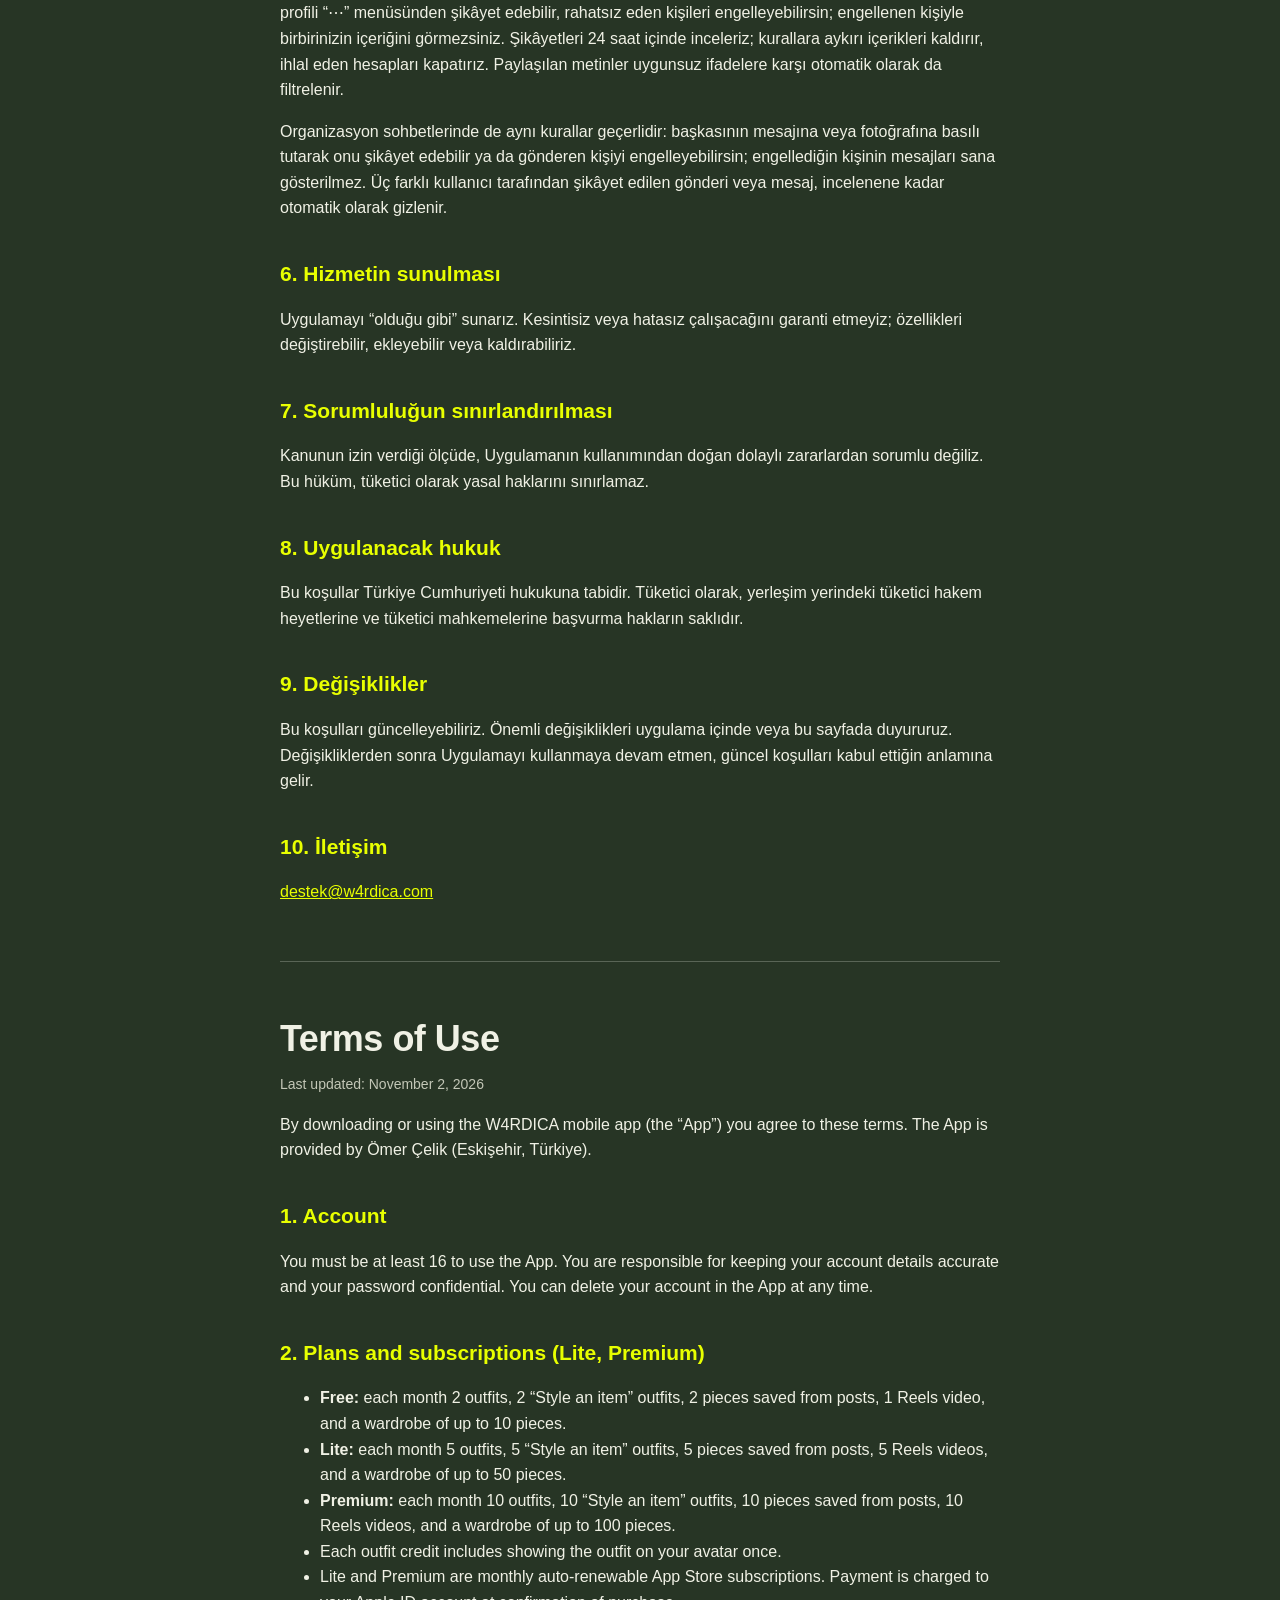
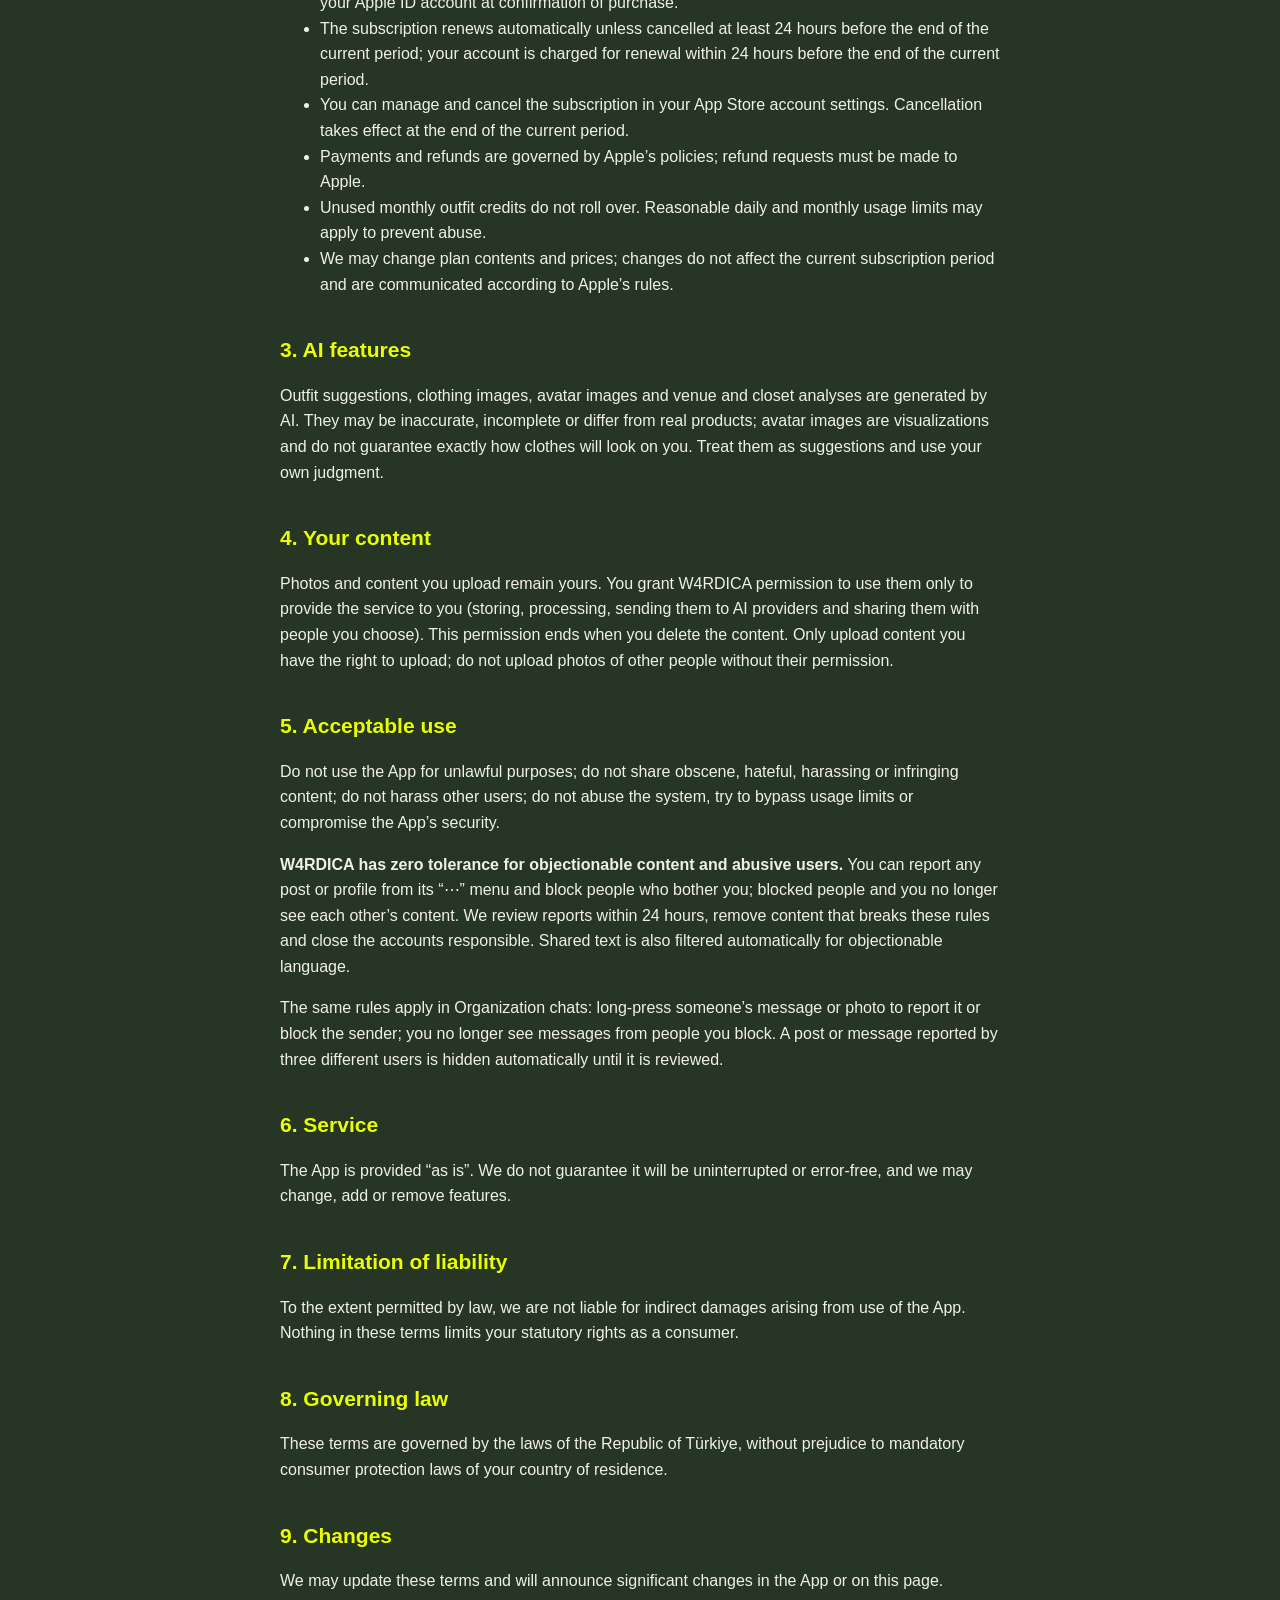
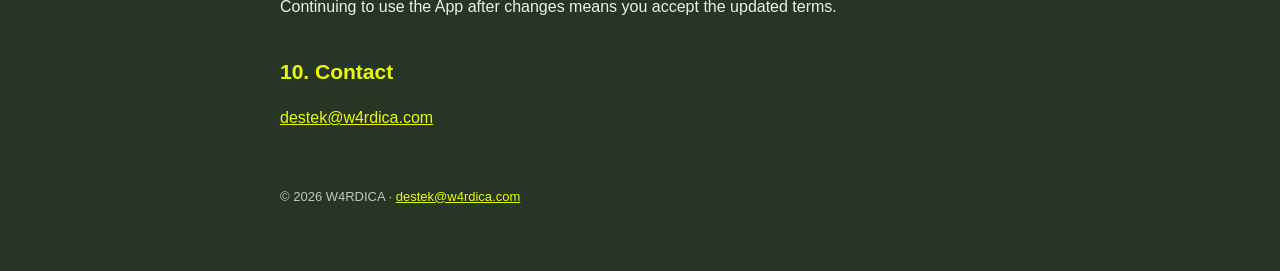
<file: terms.html>
<!doctype html>
<html lang="tr">
  <head>
    <meta charset="utf-8" />
    <meta name="viewport" content="width=device-width, initial-scale=1" />
    <title>Kullanım Koşulları · W4RDICA</title>
    <link rel="icon" href="/favicon.ico" sizes="48x48" />
    <link rel="icon" type="image/png" sizes="96x96" href="/images/icons/icon-96.png" />
    <link rel="icon" type="image/png" sizes="192x192" href="/images/icons/icon-192.png" />
    <link rel="apple-touch-icon" href="/apple-touch-icon.png" />
    <link rel="stylesheet" href="style.css?v=20261102" />
  </head>
  <body>
    <div class="wrap">
      <nav class="top">
        <a class="brand" href="./" aria-label="W4RDICA"><img class="brand-logo" src="images/w4rdica-wordmark.svg?v=20261102" alt="W4RDICA" width="118" height="15" /></a>
        <div class="links">
          <a href="privacy.html">Gizlilik / Privacy</a>
          <a href="terms.html">Koşullar / Terms</a>
        </div>
      </nav>

      <div class="lang-switch">
        <a href="#tr">Türkçe</a>
        <a href="#en">English</a>
      </div>

      <!-- ============================ TÜRKÇE ============================ -->
      <article id="tr">
        <h1>Kullanım Koşulları</h1>
        <p class="updated">Son güncelleme: 2 Kasım 2026</p>

        <p>
          W4RDICA mobil uygulamasını (“Uygulama”) indirerek veya kullanarak
          bu koşulları kabul etmiş olursun. Uygulama, Ömer Çelik (Eskişehir,
          Türkiye) tarafından sunulur.
        </p>

        <h2>1. Hesap</h2>
        <p>Uygulamayı kullanmak için en az 16 yaşında olmalısın. Hesap bilgilerinin doğru olmasından ve şifrenin gizliliğinden sen sorumlusun. Hesabını istediğin zaman uygulama içinden silebilirsin.</p>

        <h2>2. Planlar ve abonelikler (Lite, Premium)</h2>
        <ul>
          <li><strong>Ücretsiz plan:</strong> her ay 2 kombin oluşturma, 2 “Bir parçayı kombinle”, gönderilerden 2 parça kaydetme, 1 Reels videosu ve en fazla 10 parçalık gardırop.</li>
          <li><strong>Lite:</strong> her ay 5 kombin oluşturma, 5 “Bir parçayı kombinle”, gönderilerden 5 parça kaydetme, 5 Reels videosu ve en fazla 50 parçalık gardırop.</li>
          <li><strong>Premium:</strong> her ay 10 kombin oluşturma, 10 “Bir parçayı kombinle”, gönderilerden 10 parça kaydetme, 10 Reels videosu ve en fazla 100 parçalık gardırop.</li>
          <li>Her kombin hakkı, kombinin avatarında bir kez gösterilmesini içerir.</li>
          <li>Lite ve Premium, aylık otomatik yenilenen App Store abonelikleridir. Ücret, satın alma onayıyla Apple ID hesabından alınır.</li>
          <li>Abonelik, mevcut dönemin bitiminden en az 24 saat önce iptal edilmezse otomatik olarak yenilenir; yenileme ücreti dönem bitiminden önceki 24 saat içinde alınır.</li>
          <li>Aboneliğini App Store hesap ayarlarından yönetebilir ve iptal edebilirsin. İptal, mevcut dönemin sonunda geçerli olur.</li>
          <li>Ödemeler ve iadeler Apple’ın kurallarına tabidir; iade taleplerini Apple’a iletmelisin.</li>
          <li>Kullanılmayan aylık kombin hakları bir sonraki aya devretmez. Kötüye kullanımı önlemek için makul günlük ve aylık kullanım sınırları uygulanabilir.</li>
          <li>Plan içeriklerini ve fiyatları değiştirebiliriz; değişiklikler mevcut abonelik dönemini etkilemez ve Apple’ın kurallarına göre bildirilir.</li>
        </ul>

        <h2>3. Yapay zekâ özellikleri</h2>
        <p>Kombin önerileri, kıyafet görselleri, avatar görselleri, mekân ve dolap analizleri yapay zekâ ile üretilir. Bu içerikler hatalı, eksik veya gerçek ürünlerden farklı olabilir; avatar görselleri birer görselleştirmedir ve kıyafetlerin sana birebir nasıl duracağını garanti etmez. Bu içerikler tavsiye niteliğindedir; kararlarını kendi değerlendirmenle vermelisin.</p>

        <h2>4. İçeriğin</h2>
        <p>Yüklediğin fotoğraflar ve içerikler sana aittir. W4RDICA’ya, bu içerikleri yalnızca hizmeti sana sunmak amacıyla (depolamak, işlemek, yapay zekâ servislerine göndermek ve seçtiğin kişilerle paylaşmak) kullanma izni verirsin. İçeriğini sildiğinde bu izin de sona erer.</p>
        <p>Yalnızca yükleme hakkına sahip olduğun içerikleri yükleyebilirsin. Başkalarının fotoğraflarını izinleri olmadan yükleyemezsin.</p>

        <h2>5. Kabul edilemez kullanım</h2>
        <p>Uygulamayı yasa dışı amaçlarla kullanamaz; müstehcen, nefret içeren, taciz edici veya başkalarının haklarını ihlal eden içerik paylaşamaz; başka kullanıcıları rahatsız edemez; sistemi kötüye kullanamaz, kullanım sınırlarını aşmaya çalışamaz veya Uygulamanın güvenliğini zayıflatamazsın.</p>
        <p><strong>W4RDICA’da uygunsuz içeriğe ve taciz eden kullanıcılara sıfır tolerans vardır.</strong> Her gönderiyi ve profili “⋯” menüsünden şikâyet edebilir, rahatsız eden kişileri engelleyebilirsin; engellenen kişiyle birbirinizin içeriğini görmezsiniz. Şikâyetleri 24 saat içinde inceleriz; kurallara aykırı içerikleri kaldırır, ihlal eden hesapları kapatırız. Paylaşılan metinler uygunsuz ifadelere karşı otomatik olarak da filtrelenir.</p>
        <p>Organizasyon sohbetlerinde de aynı kurallar geçerlidir: başkasının mesajına veya fotoğrafına basılı tutarak onu şikâyet edebilir ya da gönderen kişiyi engelleyebilirsin; engellediğin kişinin mesajları sana gösterilmez. Üç farklı kullanıcı tarafından şikâyet edilen gönderi veya mesaj, incelenene kadar otomatik olarak gizlenir.</p>

        <h2>6. Hizmetin sunulması</h2>
        <p>Uygulamayı “olduğu gibi” sunarız. Kesintisiz veya hatasız çalışacağını garanti etmeyiz; özellikleri değiştirebilir, ekleyebilir veya kaldırabiliriz.</p>

        <h2>7. Sorumluluğun sınırlandırılması</h2>
        <p>Kanunun izin verdiği ölçüde, Uygulamanın kullanımından doğan dolaylı zararlardan sorumlu değiliz. Bu hüküm, tüketici olarak yasal haklarını sınırlamaz.</p>

        <h2>8. Uygulanacak hukuk</h2>
        <p>Bu koşullar Türkiye Cumhuriyeti hukukuna tabidir. Tüketici olarak, yerleşim yerindeki tüketici hakem heyetlerine ve tüketici mahkemelerine başvurma hakların saklıdır.</p>

        <h2>9. Değişiklikler</h2>
        <p>Bu koşulları güncelleyebiliriz. Önemli değişiklikleri uygulama içinde veya bu sayfada duyururuz. Değişikliklerden sonra Uygulamayı kullanmaya devam etmen, güncel koşulları kabul ettiğin anlamına gelir.</p>

        <h2>10. İletişim</h2>
        <p><a href="mailto:destek@w4rdica.com">destek@w4rdica.com</a></p>
      </article>

      <hr />

      <!-- ============================ ENGLISH ============================ -->
      <article id="en" lang="en">
        <h1>Terms of Use</h1>
        <p class="updated">Last updated: November 2, 2026</p>

        <p>By downloading or using the W4RDICA mobile app (the “App”) you agree to these terms. The App is provided by Ömer Çelik (Eskişehir, Türkiye).</p>

        <h2>1. Account</h2>
        <p>You must be at least 16 to use the App. You are responsible for keeping your account details accurate and your password confidential. You can delete your account in the App at any time.</p>

        <h2>2. Plans and subscriptions (Lite, Premium)</h2>
        <ul>
          <li><strong>Free:</strong> each month 2 outfits, 2 “Style an item” outfits, 2 pieces saved from posts, 1 Reels video, and a wardrobe of up to 10 pieces.</li>
          <li><strong>Lite:</strong> each month 5 outfits, 5 “Style an item” outfits, 5 pieces saved from posts, 5 Reels videos, and a wardrobe of up to 50 pieces.</li>
          <li><strong>Premium:</strong> each month 10 outfits, 10 “Style an item” outfits, 10 pieces saved from posts, 10 Reels videos, and a wardrobe of up to 100 pieces.</li>
          <li>Each outfit credit includes showing the outfit on your avatar once.</li>
          <li>Lite and Premium are monthly auto-renewable App Store subscriptions. Payment is charged to your Apple ID account at confirmation of purchase.</li>
          <li>The subscription renews automatically unless cancelled at least 24 hours before the end of the current period; your account is charged for renewal within 24 hours before the end of the current period.</li>
          <li>You can manage and cancel the subscription in your App Store account settings. Cancellation takes effect at the end of the current period.</li>
          <li>Payments and refunds are governed by Apple’s policies; refund requests must be made to Apple.</li>
          <li>Unused monthly outfit credits do not roll over. Reasonable daily and monthly usage limits may apply to prevent abuse.</li>
          <li>We may change plan contents and prices; changes do not affect the current subscription period and are communicated according to Apple’s rules.</li>
        </ul>

        <h2>3. AI features</h2>
        <p>Outfit suggestions, clothing images, avatar images and venue and closet analyses are generated by AI. They may be inaccurate, incomplete or differ from real products; avatar images are visualizations and do not guarantee exactly how clothes will look on you. Treat them as suggestions and use your own judgment.</p>

        <h2>4. Your content</h2>
        <p>Photos and content you upload remain yours. You grant W4RDICA permission to use them only to provide the service to you (storing, processing, sending them to AI providers and sharing them with people you choose). This permission ends when you delete the content. Only upload content you have the right to upload; do not upload photos of other people without their permission.</p>

        <h2>5. Acceptable use</h2>
        <p>Do not use the App for unlawful purposes; do not share obscene, hateful, harassing or infringing content; do not harass other users; do not abuse the system, try to bypass usage limits or compromise the App’s security.</p>
        <p><strong>W4RDICA has zero tolerance for objectionable content and abusive users.</strong> You can report any post or profile from its “⋯” menu and block people who bother you; blocked people and you no longer see each other’s content. We review reports within 24 hours, remove content that breaks these rules and close the accounts responsible. Shared text is also filtered automatically for objectionable language.</p>
        <p>The same rules apply in Organization chats: long-press someone’s message or photo to report it or block the sender; you no longer see messages from people you block. A post or message reported by three different users is hidden automatically until it is reviewed.</p>

        <h2>6. Service</h2>
        <p>The App is provided “as is”. We do not guarantee it will be uninterrupted or error-free, and we may change, add or remove features.</p>

        <h2>7. Limitation of liability</h2>
        <p>To the extent permitted by law, we are not liable for indirect damages arising from use of the App. Nothing in these terms limits your statutory rights as a consumer.</p>

        <h2>8. Governing law</h2>
        <p>These terms are governed by the laws of the Republic of Türkiye, without prejudice to mandatory consumer protection laws of your country of residence.</p>

        <h2>9. Changes</h2>
        <p>We may update these terms and will announce significant changes in the App or on this page. Continuing to use the App after changes means you accept the updated terms.</p>

        <h2>10. Contact</h2>
        <p><a href="mailto:destek@w4rdica.com">destek@w4rdica.com</a></p>
      </article>

      <footer>
        © 2026 W4RDICA ·
        <a href="mailto:destek@w4rdica.com">destek@w4rdica.com</a>
      </footer>
    </div>
  </body>
</html>
</file>
<file: style.css>
:root {
  --bg: #273525;
  --surface: #c3c7b7;
  --surface-soft: #d9ddcf;
  --text: #f0f1e5;
  --text-muted: #c3c7b7;
  --ink: #273525;
  --accent: #e8ff00;
  --brand: #ff4f92;
}

* {
  box-sizing: border-box;
}

html {
  -webkit-text-size-adjust: 100%;
}

body {
  margin: 0;
  background: var(--bg);
  color: var(--text);
  font-family: -apple-system, BlinkMacSystemFont, "Segoe UI", Roboto,
    Helvetica, Arial, sans-serif;
  line-height: 1.6;
}

a {
  color: var(--accent);
}

.wrap {
  max-width: 760px;
  margin: 0 auto;
  padding: 32px 20px 64px;
}

.brand {
  font-size: 22px;
  font-weight: 800;
  letter-spacing: 3px;
  color: var(--brand);
  text-decoration: none;
}

/* The wordmark is an SVG (images/w4rdica-wordmark.svg), so the star in
   the "4" sits in the same place on every device and font. */
.brand-logo {
  display: block;
  height: 16px;
  width: auto;
}

nav.top {
  display: flex;
  flex-wrap: wrap;
  gap: 16px;
  align-items: center;
  justify-content: space-between;
}

nav.top .links {
  display: flex;
  flex-wrap: wrap;
  gap: 14px;
  font-size: 14px;
}

nav.top .links a {
  color: var(--text-muted);
}

h1 {
  margin: 40px 0 8px;
  font-size: 36px;
  line-height: 1.15;
  letter-spacing: -0.5px;
}

h2 {
  margin: 36px 0 8px;
  font-size: 21px;
  color: var(--accent);
}

h3 {
  margin: 24px 0 6px;
  font-size: 16px;
}

.updated {
  color: var(--text-muted);
  font-size: 14px;
}

.lang-switch {
  margin-top: 20px;
  display: inline-flex;
  gap: 8px;
  font-size: 14px;
}

.lang-switch a {
  padding: 6px 12px;
  border-radius: 999px;
  border: 1px solid var(--text-muted);
  color: var(--text);
  text-decoration: none;
}

.card {
  margin-top: 20px;
  padding: 16px 18px;
  border-radius: 16px;
  background: var(--surface);
  color: var(--ink);
}

.card a {
  color: var(--ink);
}

table {
  width: 100%;
  border-collapse: collapse;
  font-size: 14px;
}

th,
td {
  text-align: left;
  vertical-align: top;
  padding: 8px 6px;
  border-bottom: 1px solid rgba(240, 241, 229, 0.2);
}

.table-scroll {
  overflow-x: auto;
}

hr {
  margin: 56px 0;
  border: none;
  border-top: 1px solid rgba(240, 241, 229, 0.25);
}

footer {
  margin-top: 56px;
  font-size: 13px;
  color: var(--text-muted);
}

.hero {
  margin-top: 64px;
}

.hero p {
  font-size: 18px;
  color: var(--text-muted);
}
</file>
<file: home.css>
/* Landing page — builds on the tokens in style.css. */

.site-header {
  position: sticky;
  top: 0;
  z-index: 10;
  background: rgba(39, 53, 37, 0.92);
  backdrop-filter: blur(10px);
  -webkit-backdrop-filter: blur(10px);
  border-bottom: 1px solid rgba(240, 241, 229, 0.08);
}

.site-header .inner {
  max-width: 1120px;
  margin: 0 auto;
  padding: 14px 20px;
  display: flex;
  align-items: center;
  justify-content: space-between;
  gap: 16px;
}

.header-actions {
  display: flex;
  align-items: center;
  gap: 14px;
  font-size: 14px;
}

.header-actions a {
  color: var(--text-muted);
  text-decoration: none;
}

.lang-toggle {
  display: inline-flex;
  border: 1px solid rgba(240, 241, 229, 0.35);
  border-radius: 999px;
  overflow: hidden;
}

.lang-toggle button {
  border: 0;
  background: transparent;
  color: var(--text-muted);
  font: inherit;
  font-size: 13px;
  font-weight: 700;
  padding: 6px 12px;
  cursor: pointer;
}

.lang-toggle button[aria-pressed="true"] {
  background: var(--accent);
  color: var(--ink);
}

/* The tilted second hero picture may reach past the window edge on
   mid-size screens; it is clipped there instead of making the page scroll
   sideways (clip keeps the sticky header working). */
main {
  overflow-x: hidden;
  overflow-x: clip;
}

.section {
  max-width: 1120px;
  margin: 0 auto;
  padding: 72px 20px;
}

.eyebrow {
  font-size: 12px;
  font-weight: 800;
  letter-spacing: 3px;
  color: var(--accent);
  text-transform: uppercase;
}

/* ---------- hero ---------- */

.hero-grid {
  display: grid;
  grid-template-columns: 1.1fr 0.9fr;
  gap: 48px;
  align-items: center;
}

.hero-title {
  margin: 16px 0 0;
  font-size: clamp(44px, 7vw, 76px);
  line-height: 1;
  letter-spacing: -2px;
}

.hero-lead {
  margin: 22px 0 0;
  max-width: 520px;
  font-size: 19px;
  line-height: 1.55;
  color: var(--text-muted);
}

.coming-soon {
  margin-top: 30px;
  display: inline-flex;
  align-items: center;
  gap: 10px;
  padding: 14px 22px;
  border-radius: 16px;
  background: var(--accent);
  color: var(--ink);
  font-weight: 800;
  letter-spacing: 0.5px;
}

.coming-soon svg {
  width: 20px;
  height: 20px;
}

.hero-note {
  margin-top: 14px;
  font-size: 14px;
  color: var(--text-muted);
}

/* ---------- phone frames ---------- */

.phone {
  position: relative;
  width: 100%;
  max-width: 300px;
  /* No fixed ratio: the frame takes the screenshot's own height, so the
     screen is never cropped or shifted inside the frame. */
  border-radius: 40px;
  padding: 10px;
  background: #0f150e;
  box-shadow:
    0 0 0 1px rgba(240, 241, 229, 0.12),
    0 30px 60px rgba(0, 0, 0, 0.35);
}

.phone img {
  display: block;
  width: 100%;
  height: auto;
  border-radius: 31px;
}

/* App Store screenshots (headline + screen in one picture), one picture
   per language: the [lang] rule below shows only the current one. The box
   has the pictures' exact ratio (780 x 1691), so nothing is cropped and
   the page never jumps while they load. */
.shot {
  position: relative;
  width: 100%;
  max-width: 320px;
  aspect-ratio: 780 / 1691;
  border-radius: 30px;
  overflow: hidden;
  background: #1f2b1d;
  box-shadow:
    0 0 0 1px rgba(240, 241, 229, 0.12),
    0 30px 60px rgba(0, 0, 0, 0.35);
}

.shot img {
  display: block;
  width: 100%;
  height: 100%;
  object-fit: cover;
}

.hero-phones {
  position: relative;
  display: flex;
  justify-content: center;
}

.hero-phones .shot:nth-child(2) {
  position: absolute;
  max-width: 230px;
  right: -10px;
  bottom: -30px;
  transform: rotate(6deg);
}

/* ---------- how it works ---------- */

.steps {
  margin-top: 32px;
  display: grid;
  grid-template-columns: repeat(3, 1fr);
  gap: 16px;
}

.step {
  padding: 22px;
  border-radius: 22px;
  background: var(--surface);
  color: var(--ink);
}

.step-number {
  width: 36px;
  height: 36px;
  border-radius: 50%;
  display: grid;
  place-items: center;
  background: var(--ink);
  color: var(--accent);
  font-weight: 800;
}

.step h3 {
  margin: 16px 0 6px;
  font-size: 18px;
}

.step p {
  margin: 0;
  font-size: 15px;
  color: #3d4a3b;
}

.section-title {
  margin: 12px 0 0;
  font-size: clamp(32px, 4.5vw, 46px);
  line-height: 1.1;
  letter-spacing: -1px;
}

.section-lead {
  margin: 14px 0 0;
  max-width: 640px;
  font-size: 17px;
  color: var(--text-muted);
}

/* ---------- feature rows ---------- */

.feature {
  display: grid;
  grid-template-columns: 1fr 1fr;
  gap: 56px;
  align-items: center;
  padding: 48px 0;
}

.feature + .feature {
  border-top: 1px solid rgba(240, 241, 229, 0.1);
}

.feature.reverse .feature-media {
  order: -1;
}

.feature-media {
  display: flex;
  justify-content: center;
}

.feature h3 {
  margin: 12px 0 0;
  font-size: clamp(28px, 3.6vw, 38px);
  line-height: 1.12;
  letter-spacing: -0.8px;
}

.feature p {
  margin: 14px 0 0;
  font-size: 17px;
  color: var(--text-muted);
}

.feature ul {
  margin: 18px 0 0;
  padding: 0;
  list-style: none;
}

.feature li {
  position: relative;
  padding-left: 28px;
  margin-top: 10px;
  font-size: 15px;
}

.feature li::before {
  content: "";
  position: absolute;
  left: 0;
  top: 7px;
  width: 14px;
  height: 14px;
  border-radius: 50%;
  background: var(--accent);
}

/* Two phones side by side (posts + profile). */
.phone-pair {
  gap: 18px;
  /* Each frame keeps its screenshot's own height. */
  align-items: flex-start;
}

.phone-pair .phone,
.phone-pair .shot {
  max-width: 240px;
}

.phone-pair .phone:nth-child(2),
.phone-pair .shot:nth-child(2) {
  margin-top: 48px;
}

/* ---------- more features ---------- */

.more-grid {
  margin-top: 32px;
  display: grid;
  grid-template-columns: repeat(3, 1fr);
  gap: 16px;
}

.more-card {
  padding: 24px;
  border-radius: 22px;
  background: rgba(240, 241, 229, 0.06);
  border: 1px solid rgba(240, 241, 229, 0.12);
}

.more-icon {
  width: 44px;
  height: 44px;
  border-radius: 14px;
  display: grid;
  place-items: center;
  background: var(--surface);
  color: var(--ink);
}

.more-icon svg {
  width: 22px;
  height: 22px;
}

.more-card h3 {
  margin: 16px 0 6px;
  font-size: 19px;
}

.more-card p {
  margin: 0;
  font-size: 15px;
  color: var(--text-muted);
}

/* ---------- plans ---------- */

.free-plan {
  margin-top: 32px;
  max-width: 820px;
  padding: 22px 26px;
  border-radius: 24px;
  background: var(--surface);
  color: var(--ink);
}

.free-plan p {
  margin: 8px 0 0;
  font-size: 16px;
}

.plan-cards {
  margin-top: 16px;
  display: grid;
  grid-template-columns: repeat(2, 1fr);
  gap: 16px;
  max-width: 820px;
}

/* The app's Lite / Premium cards, cut from the screen. */
/* The app's Lite / Premium cards, drawn in HTML so they stay sharp. */
.app-plan {
  position: relative;
  overflow: hidden;
  padding: 18px 18px 14px;
  border-radius: 26px;
  background: var(--accent);
  color: var(--ink);
}

.app-plan-star {
  position: absolute;
  top: -18px;
  right: -26px;
  width: 150px;
  height: 150px;
  fill: rgba(39, 53, 37, 0.06);
}

.app-plan-head {
  position: relative;
  display: flex;
  align-items: center;
  gap: 14px;
}

.app-plan-head img {
  width: 48px;
  height: 48px;
  border-radius: 12px;
}

.app-plan-brand {
  font-size: 11px;
  font-weight: 800;
  letter-spacing: 2.4px;
  color: var(--brand);
}

.app-plan-name {
  font-size: 28px;
  font-weight: 900;
  line-height: 1.05;
  letter-spacing: 1px;
}

.app-plan-pitch {
  position: relative;
  margin: 12px 0 0;
  font-size: 16px;
  font-weight: 600;
}

.app-plan-stats {
  position: relative;
  margin-top: 12px;
  display: grid;
  grid-template-columns: repeat(3, 1fr);
  gap: 8px;
}

.app-plan-stats div {
  padding: 9px 12px 10px;
  border-radius: 14px;
  background: rgba(39, 53, 37, 0.06);
}

.app-plan-stats strong {
  display: block;
  font-size: 22px;
  font-weight: 900;
  line-height: 1.15;
}

.app-plan-stats span {
  display: block;
  font-size: 12px;
  font-weight: 600;
  color: #3d4a3b;
}

.app-plan-cta {
  position: relative;
  margin-top: 12px;
  min-height: 52px;
  padding: 6px 6px 6px 22px;
  border-radius: 18px;
  background: var(--ink);
  display: flex;
  align-items: center;
  gap: 10px;
}

.app-plan-cta-label {
  flex: 1;
  font-size: 13px;
  font-weight: 900;
  letter-spacing: 2px;
  color: var(--accent);
}

.app-plan-price {
  font-size: 16px;
  font-weight: 800;
  color: var(--brand);
  white-space: nowrap;
}

.app-plan-arrow {
  width: 40px;
  height: 40px;
  flex: none;
  border-radius: 50%;
  background: var(--accent);
  display: grid;
  place-items: center;
}

.app-plan-arrow svg {
  width: 20px;
  height: 20px;
  fill: none;
  stroke: var(--ink);
  stroke-width: 2.2;
  stroke-linecap: round;
  stroke-linejoin: round;
}

.app-plan-note {
  position: relative;
  margin: 10px 0 0;
  text-align: center;
  font-size: 12px;
  font-weight: 600;
  color: #3d4a3b;
}

.plans {
  margin-top: 32px;
  display: grid;
  grid-template-columns: repeat(2, 1fr);
  gap: 16px;
  max-width: 820px;
}

.plan {
  padding: 28px;
  border-radius: 24px;
  background: var(--surface);
  color: var(--ink);
}

.plan.premium {
  background: var(--accent);
}

.plan-name {
  font-size: 13px;
  font-weight: 800;
  letter-spacing: 2px;
}

.plan-price {
  margin-top: 10px;
  font-size: 34px;
  font-weight: 800;
  letter-spacing: -1px;
}

.plan-price small {
  font-size: 15px;
  font-weight: 600;
}

.plan ul {
  margin: 18px 0 0;
  padding: 0;
  list-style: none;
}

.plan li {
  padding: 9px 0;
  border-top: 1px solid rgba(39, 53, 37, 0.15);
  font-size: 15px;
}

.plan li strong {
  font-size: 17px;
}

.plans-note {
  margin-top: 14px;
  font-size: 13px;
  color: var(--text-muted);
}

/* ---------- final cta & footer ---------- */

.final-cta {
  text-align: center;
  padding: 56px 24px;
  border-radius: 32px;
  background: var(--surface);
  color: var(--ink);
}

.final-cta h2 {
  margin: 0;
  color: var(--ink);
  font-size: clamp(30px, 4.5vw, 44px);
  letter-spacing: -1px;
}

.final-cta p {
  margin: 12px auto 0;
  max-width: 520px;
  color: #3d4a3b;
}

.final-cta .coming-soon {
  background: var(--ink);
  color: var(--accent);
}

.site-footer {
  max-width: 1120px;
  margin: 0 auto;
  padding: 32px 20px 48px;
  display: flex;
  flex-wrap: wrap;
  gap: 16px;
  justify-content: space-between;
  font-size: 14px;
  color: var(--text-muted);
}

.site-footer nav {
  display: flex;
  flex-wrap: wrap;
  gap: 18px;
}

.site-footer a {
  color: var(--text-muted);
}

/* ---------- language visibility ---------- */

html[data-lang="tr"] [lang="en"],
html[data-lang="en"] [lang="tr"] {
  display: none !important;
}

/* ---------- responsive ---------- */

@media (max-width: 860px) {
  .section {
    padding: 56px 16px;
  }

  .hero-grid,
  .feature {
    grid-template-columns: 1fr;
    gap: 36px;
  }

  .feature.reverse .feature-media {
    order: 0;
  }

  .hero-phones {
    padding-bottom: 20px;
  }

  .hero-phones .phone:nth-child(2),
  .hero-phones .shot:nth-child(2) {
    display: none;
  }

  .steps,
  .more-grid,
  .plans,
  .plan-cards {
    grid-template-columns: 1fr;
  }

  .phone-pair .phone,
  .phone-pair .shot {
    max-width: 46%;
  }

  .phone-pair .phone:nth-child(2),
  .phone-pair .shot:nth-child(2) {
    margin-top: 32px;
  }

  .phone,
  .shot {
    max-width: 280px;
  }

  .phone-pair .shot {
    border-radius: 20px;
  }

  .header-actions .hide-mobile {
    display: none;
  }
}

/* Narrow phones: the plan card's bottom bar and stats stay on one line. */
@media (max-width: 420px) {
  .app-plan {
    padding: 16px 14px 12px;
  }

  .app-plan-name {
    font-size: 24px;
  }

  .app-plan-stats strong {
    font-size: 19px;
  }

  .app-plan-stats span {
    font-size: 11px;
  }

  .app-plan-cta {
    padding-left: 16px;
  }

  .app-plan-cta-label {
    font-size: 11px;
    letter-spacing: 1.2px;
  }

  .app-plan-price {
    font-size: 14px;
  }

  .app-plan-arrow {
    width: 36px;
    height: 36px;
  }
}
</file>
